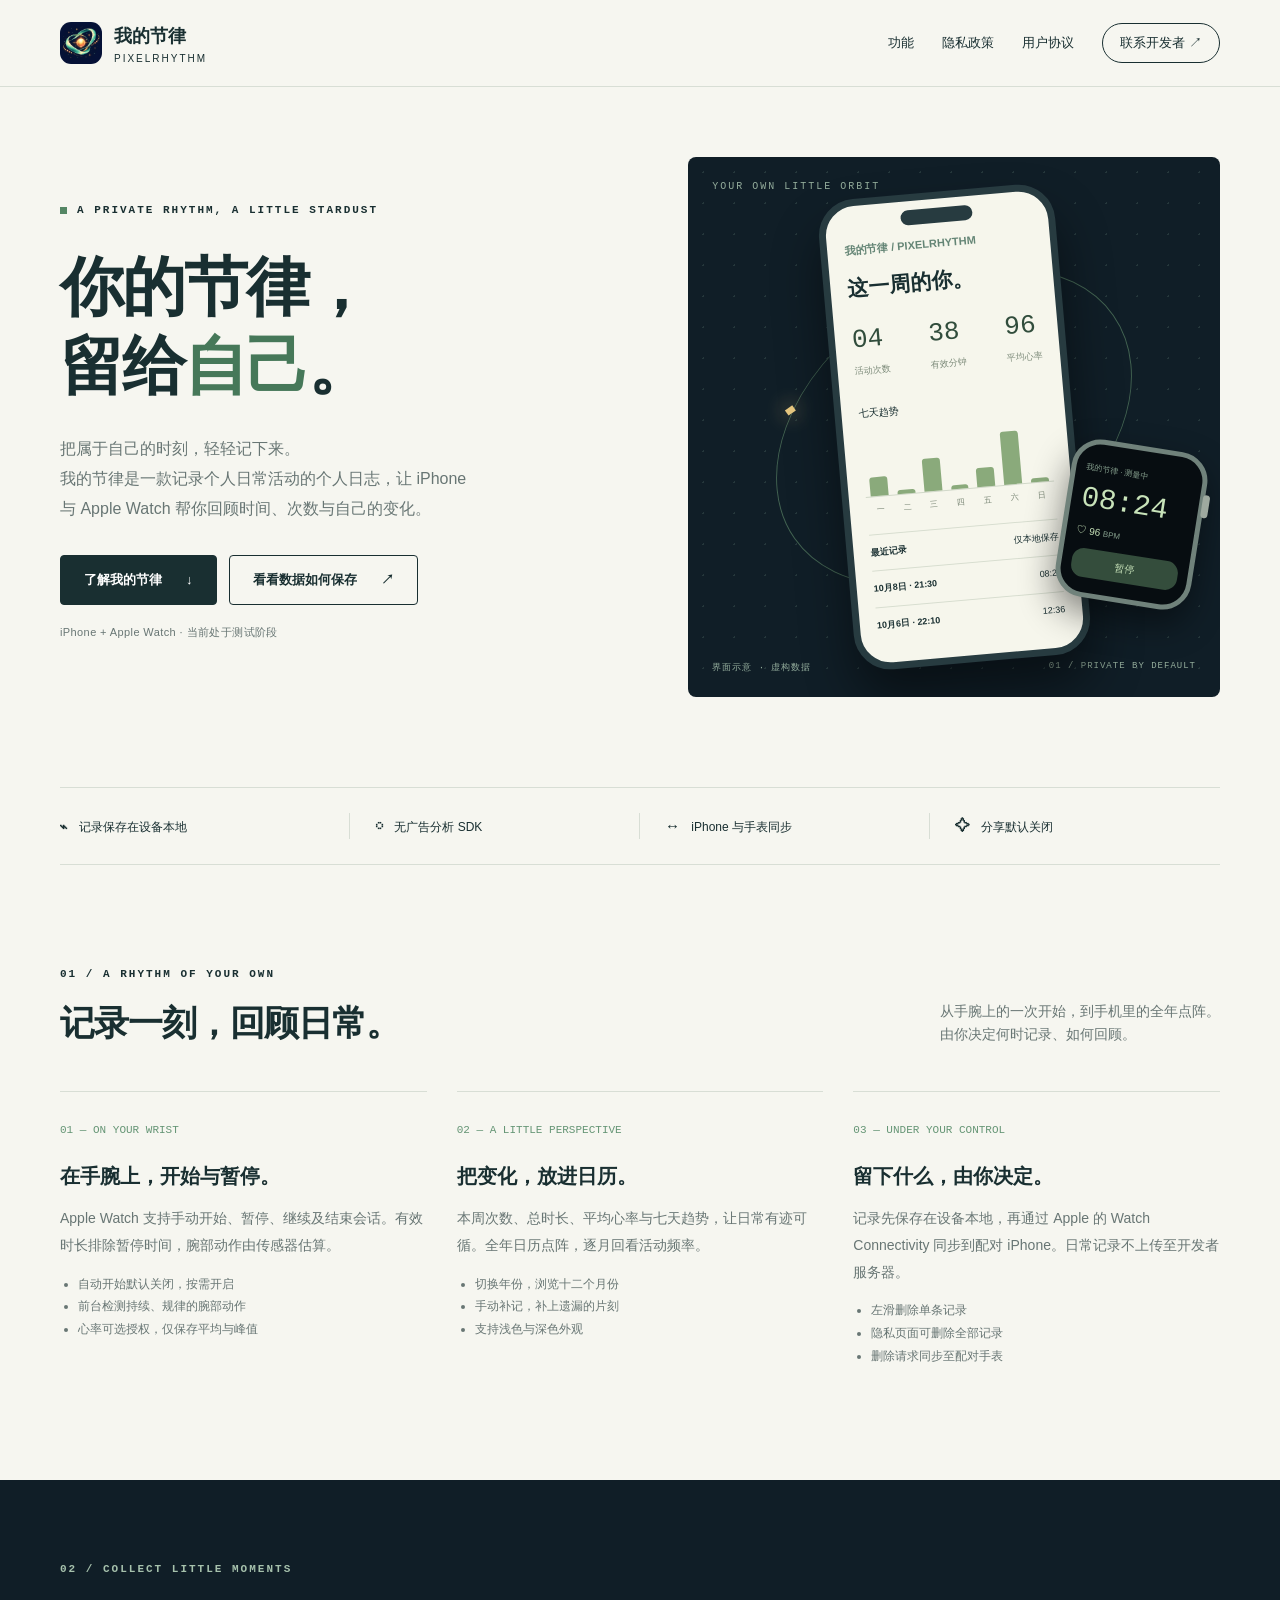
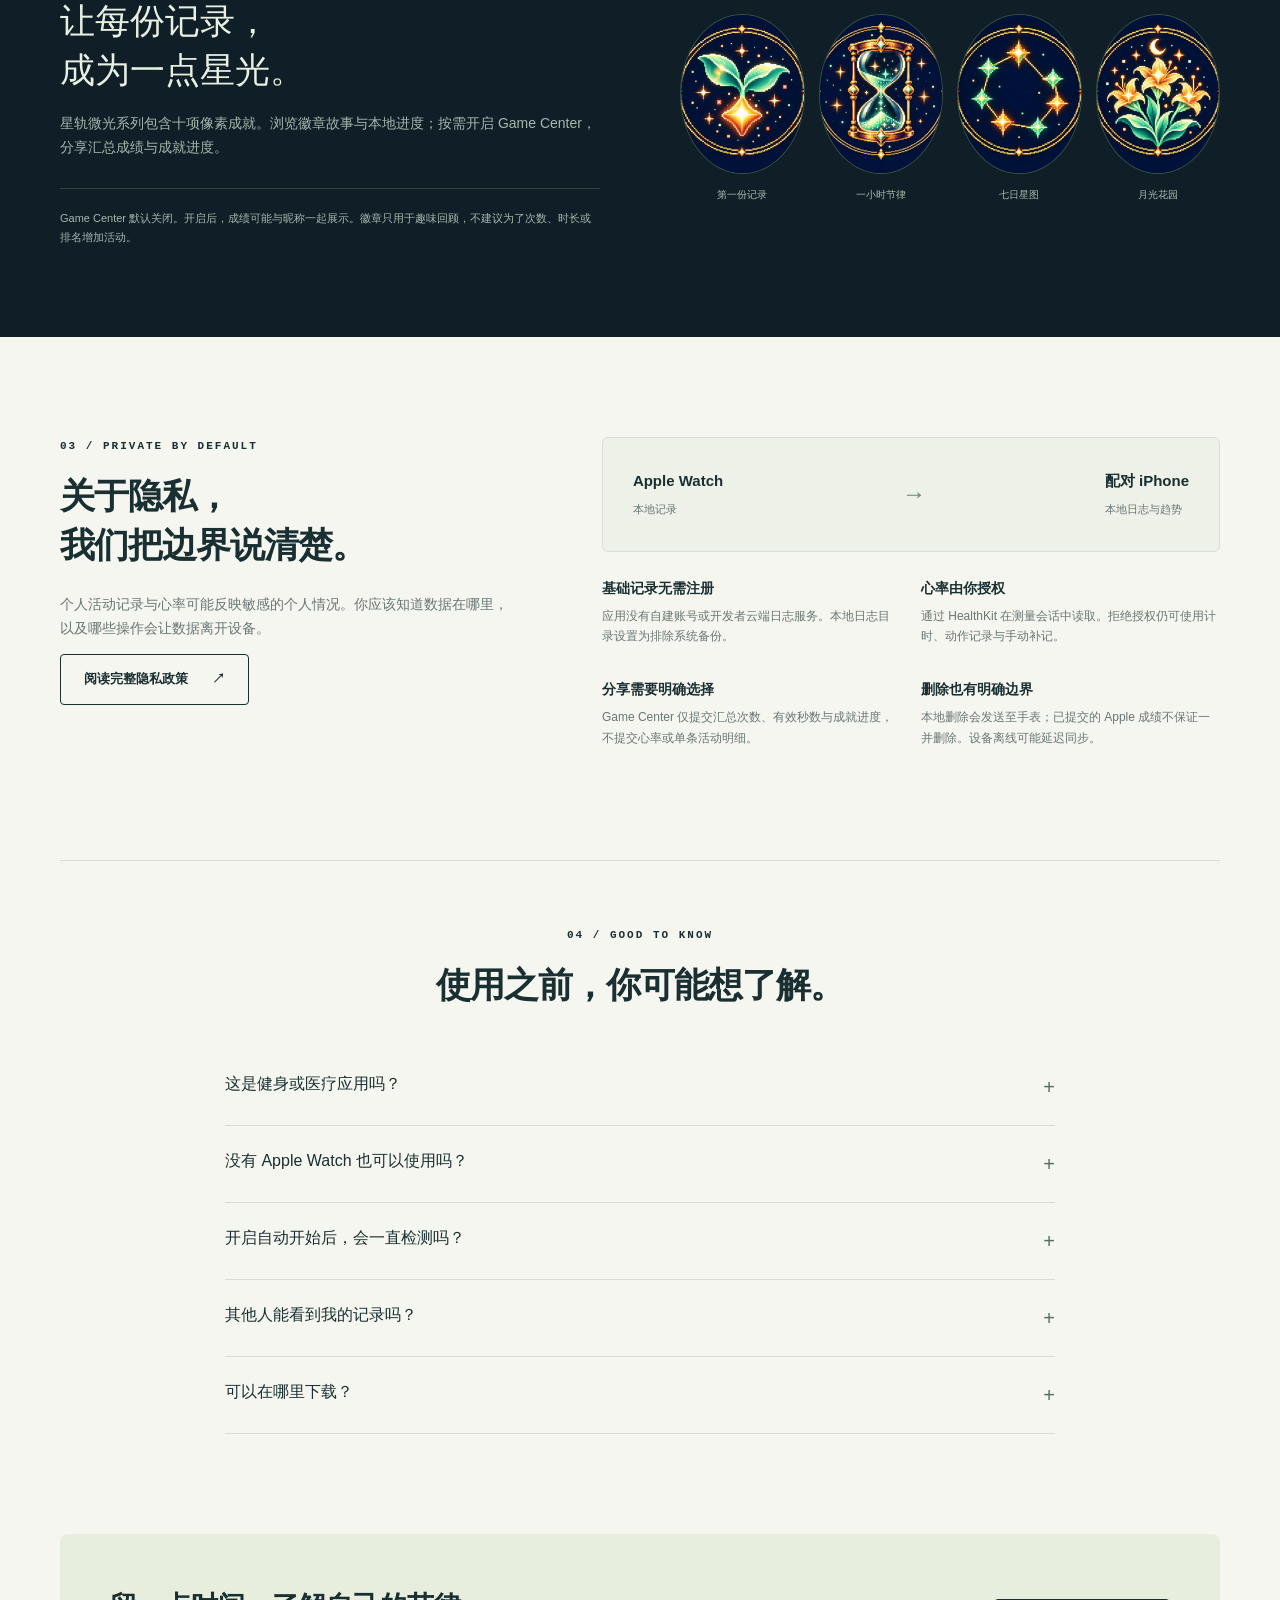
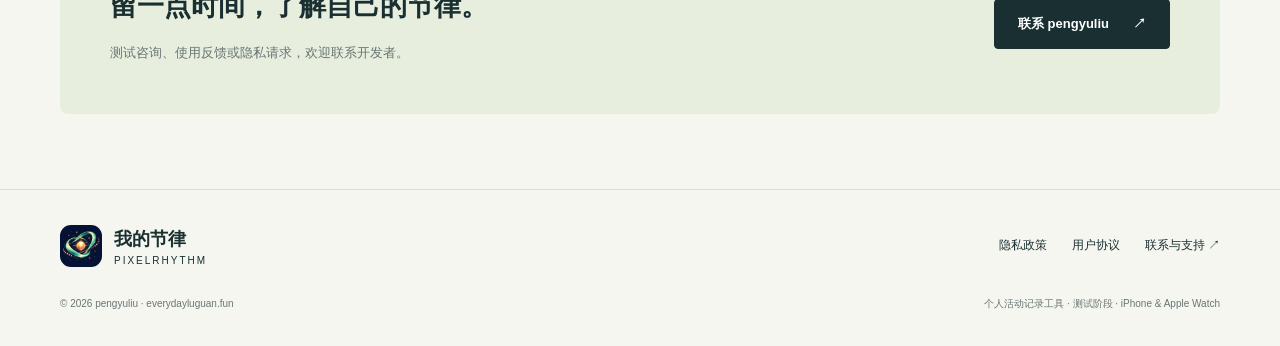
<file: index.html>
<!doctype html><html lang="zh-CN"><head><meta charset="utf-8"><meta name="viewport" content="width=device-width, initial-scale=1"><title>你的节律，留给自己 · 我的节律 PixelRhythm</title><meta name="description" content="我的节律 PixelRhythm 是用于记录个人日常活动的 iPhone 与 Apple Watch 日志。了解本地记录、可选心率、趋势、Game Center 与隐私控制。"><meta name="theme-color" content="#101e27"><link rel="canonical" href="https://everydayluguan.fun/"><meta property="og:type" content="website"><meta property="og:title" content="你的节律，留给自己 · 我的节律"><meta property="og:description" content="我的节律 PixelRhythm 是用于记录个人日常活动的 iPhone 与 Apple Watch 日志。了解本地记录、可选心率、趋势、Game Center 与隐私控制。"><meta property="og:url" content="https://everydayluguan.fun/"><link rel="icon" type="image/svg+xml" href="data:image/svg+xml,%3Csvg xmlns=%22http://www.w3.org/2000/svg%22 viewBox=%220 0 32 32%22%3E%3Crect width=%2232%22 height=%2232%22 rx=%227%22 fill=%22%23101e27%22/%3E%3Cpath d=%22M14 6h4v8h8v4h-8v8h-4v-8H6v-4h8z%22 fill=%22%23b7efcc%22/%3E%3C/svg%3E"><link rel="stylesheet" href="/styles.css"></head><body><a class="skip" href="#main">跳到主要内容</a><header class="header"><nav class="wrap nav" aria-label="主导航"><a class="brand" href="/"><img src="/app-icon.png" width="42" height="42" alt="我的节律图标"><span>我的节律<small>PIXELRHYTHM</small></span></a><div class="navlinks"><a class="desktop-link" href="/#features">功能</a><a href="/privacy">隐私政策</a><a href="/terms">用户协议</a><a class="contact" href="mailto:3147416729@qq.com">联系开发者 ↗</a></div></nav></header><main id="main"><div class="wrap"><section class="hero"><div><div class="eyebrow"><span class="dot"></span> A PRIVATE RHYTHM, A LITTLE STARDUST</div><h1>你的节律，<br>留给<em>自己</em>。</h1><p class="lead">把属于自己的时刻，轻轻记下来。<br>我的节律是一款记录个人日常活动的个人日志，让 iPhone 与 Apple Watch 帮你回顾时间、次数与自己的变化。</p><div class="actions"><a class="btn" href="#features">了解我的节律 <span>↓</span></a><a class="btn secondary" href="/privacy">看看数据如何保存 <span>↗</span></a></div><p class="status">iPhone + Apple Watch · 当前处于测试阶段</p></div><div class="hero-art" role="img" aria-label="iPhone 与 Apple Watch 功能界面示意，所有数值均为虚构示例"><span class="art-label">YOUR OWN LITTLE ORBIT</span><div class="orbit"></div><div class="phone"><div class="phone-label">我的节律 / PIXELRHYTHM</div><h3>这一周的你。</h3><div class="metrics"><div><strong>04</strong><small>活动次数</small></div><div><strong>38</strong><small>有效分钟</small></div><div><strong>96</strong><small>平均心率</small></div></div><div class="mini-title">七天趋势</div><div class="chart"><i style="height:28%"></i><i style="height:5%"></i><i style="height:48%"></i><i style="height:5%"></i><i style="height:28%"></i><i style="height:78%"></i><i style="height:5%"></i></div><div class="week"><span>一</span><span>二</span><span>三</span><span>四</span><span>五</span><span>六</span><span>日</span></div><div class="mock-record"><b>最近记录</b><span>仅本地保存</span></div><div class="mock-record"><b>10月8日 · 21:30</b><span>08:24</span></div><div class="mock-record"><b>10月6日 · 22:10</b><span>12:36</span></div></div><div class="watch"><span>我的节律 · 测量中</span><time>08:24</time><div>♡ 96 <span>BPM</span></div><div class="watch-button">暂停</div></div><div class="art-foot"><span>界面示意 · 虚构数据</span><span>01 / PRIVATE BY DEFAULT</span></div></div></section><div class="ribbon"><span><b>⌁</b> 记录保存在设备本地</span><span><b>◌</b> 无广告分析 SDK</span><span><b>↔</b> iPhone 与手表同步</span><span><b>✧</b> 分享默认关闭</span></div><section class="section" id="features"><div class="section-head"><div><div class="eyebrow">01 / A RHYTHM OF YOUR OWN</div><h2>记录一刻，回顾日常。</h2></div><p>从手腕上的一次开始，到手机里的全年点阵。<br>由你决定何时记录、如何回顾。</p></div><div class="features"><article class="feature"><span class="number">01 — ON YOUR WRIST</span><h3>在手腕上，开始与暂停。</h3><p>Apple Watch 支持手动开始、暂停、继续及结束会话。有效时长排除暂停时间，腕部动作由传感器估算。</p><ul><li>自动开始默认关闭，按需开启</li><li>前台检测持续、规律的腕部动作</li><li>心率可选授权，仅保存平均与峰值</li></ul></article><article class="feature"><span class="number">02 — A LITTLE PERSPECTIVE</span><h3>把变化，放进日历。</h3><p>本周次数、总时长、平均心率与七天趋势，让日常有迹可循。全年日历点阵，逐月回看活动频率。</p><ul><li>切换年份，浏览十二个月份</li><li>手动补记，补上遗漏的片刻</li><li>支持浅色与深色外观</li></ul></article><article class="feature"><span class="number">03 — UNDER YOUR CONTROL</span><h3>留下什么，由你决定。</h3><p>记录先保存在设备本地，再通过 Apple 的 Watch Connectivity 同步到配对 iPhone。日常记录不上传至开发者服务器。</p><ul><li>左滑删除单条记录</li><li>隐私页面可删除全部记录</li><li>删除请求同步至配对手表</li></ul></article></div></section></div><section class="badge-section"><div class="wrap badge-layout"><div><div class="eyebrow">02 / COLLECT LITTLE MOMENTS</div><h2>让每份记录，<br>成为一点星光。</h2><p>星轨微光系列包含十项像素成就。浏览徽章故事与本地进度；按需开启 Game Center，分享汇总成绩与成就进度。</p><p class="small-note">Game Center 默认关闭。开启后，成绩可能与昵称一起展示。徽章只用于趣味回顾，不建议为了次数、时长或排名增加活动。</p></div><div class="badge-grid"><figure><img src="/first.png" alt="第一份记录像素徽章" width="160" height="160" loading="lazy"><figcaption>第一份记录</figcaption></figure><figure><img src="/hour.png" alt="一小时节律像素徽章" width="160" height="160" loading="lazy"><figcaption>一小时节律</figcaption></figure><figure><img src="/sevendays.png" alt="七日星图像素徽章" width="160" height="160" loading="lazy"><figcaption>七日星图</figcaption></figure><figure><img src="/thirtydays.png" alt="月光花园像素徽章" width="160" height="160" loading="lazy"><figcaption>月光花园</figcaption></figure></div></div></section><div class="wrap"><section class="section" id="privacy"><div class="privacy-grid"><div><div class="eyebrow">03 / PRIVATE BY DEFAULT</div><h2>关于隐私，<br>我们把边界说清楚。</h2><p style="margin-top:24px">个人活动记录与心率可能反映敏感的个人情况。你应该知道数据在哪里，以及哪些操作会让数据离开设备。</p><a class="btn secondary" href="/privacy">阅读完整隐私政策 <span>↗</span></a></div><div><div class="flow"><div><strong>Apple Watch</strong><small>本地记录</small></div><span class="arrow">→</span><div><strong>配对 iPhone</strong><small>本地日志与趋势</small></div></div><div class="privacy-points"><article><h3>基础记录无需注册</h3><p>应用没有自建账号或开发者云端日志服务。本地日志目录设置为排除系统备份。</p></article><article><h3>心率由你授权</h3><p>通过 HealthKit 在测量会话中读取。拒绝授权仍可使用计时、动作记录与手动补记。</p></article><article><h3>分享需要明确选择</h3><p>Game Center 仅提交汇总次数、有效秒数与成就进度，不提交心率或单条活动明细。</p></article><article><h3>删除也有明确边界</h3><p>本地删除会发送至手表；已提交的 Apple 成绩不保证一并删除。设备离线可能延迟同步。</p></article></div></div></div></section><section class="section" style="border-top:1px solid var(--line);padding-top:65px" id="faq"><div class="center"><div class="eyebrow" style="justify-content:center">04 / GOOD TO KNOW</div><h2>使用之前，你可能想了解。</h2></div><div class="faq"><details><summary>这是健身或医疗应用吗？</summary><p>我的节律用于记录个人日常活动。腕部动作估算不能识别具体行为，心率与时长不能用于诊断、健康评估、生育判断或关系判断。请按自己的感受使用，不以排行榜或徽章设定活动目标。</p></details><details><summary>没有 Apple Watch 也可以使用吗？</summary><p>iPhone 支持手动补记和趋势查看。传感器动作估算、自动开始和会话心率测量需要兼容的 Apple Watch，以及相应系统能力和授权。</p></details><details><summary>开启自动开始后，会一直检测吗？</summary><p>自动开始默认关闭。开启后，待检测仅在手表 App 前台进行，满足持续规律动作条件时开始记录；待检测阶段不保存活动、不读取心率。走路或刷牙等动作也可能误触发。已开始的会话需要你主动结束。</p></details><details><summary>其他人能看到我的记录吗？</summary><p>基础记录保存在你的设备上。能访问已解锁设备的人可能看到内容。Game Center 分享默认关闭，开启后汇总成绩可能与昵称公开展示；汇总数据仍可能让别人推测活动情况。</p></details><details><summary>可以在哪里下载？</summary><p>应用当前处于测试阶段，尚未公布公开 App Store 或 TestFlight 邀请链接。可通过 3147416729@qq.com 联系开发者了解测试情况。以 Apple 实际提供的版本和兼容要求为准。</p></details></div></section><section class="closing"><div><h2>留一点时间，了解自己的节律。</h2><p>测试咨询、使用反馈或隐私请求，欢迎联系开发者。</p></div><a class="btn" href="mailto:3147416729@qq.com">联系 pengyuliu <span>↗</span></a></section></div></main><footer class="footer"><div class="wrap"><div class="footer-top"><a class="brand" href="/"><img src="/app-icon.png" alt="" width="42" height="42"><span>我的节律<small>PIXELRHYTHM</small></span></a><div class="footer-links"><a href="/privacy">隐私政策</a><a href="/terms">用户协议</a><a href="mailto:3147416729@qq.com">联系与支持 ↗</a></div></div><div class="footer-bottom"><span>© 2026 pengyuliu · everydayluguan.fun</span><span>个人活动记录工具 · 测试阶段 · iPhone & Apple Watch</span></div></div></footer></body></html>
</file>
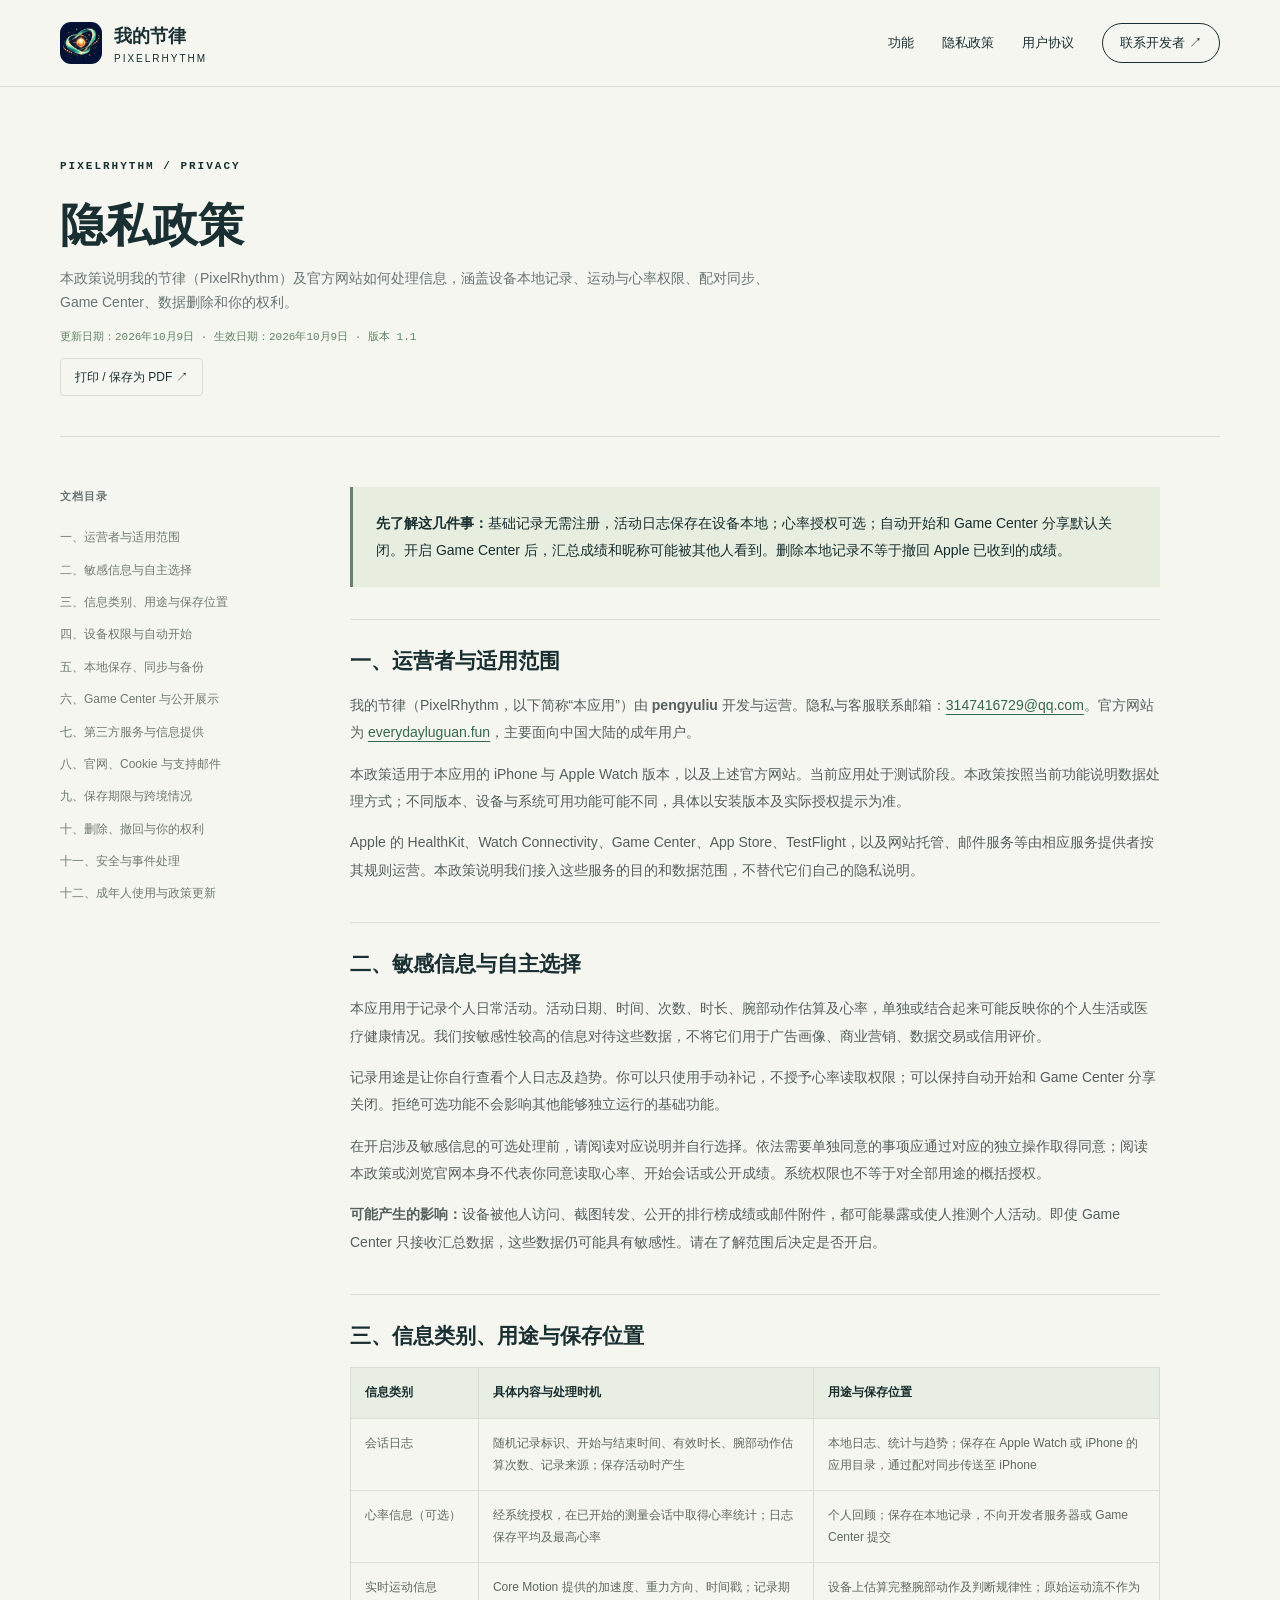
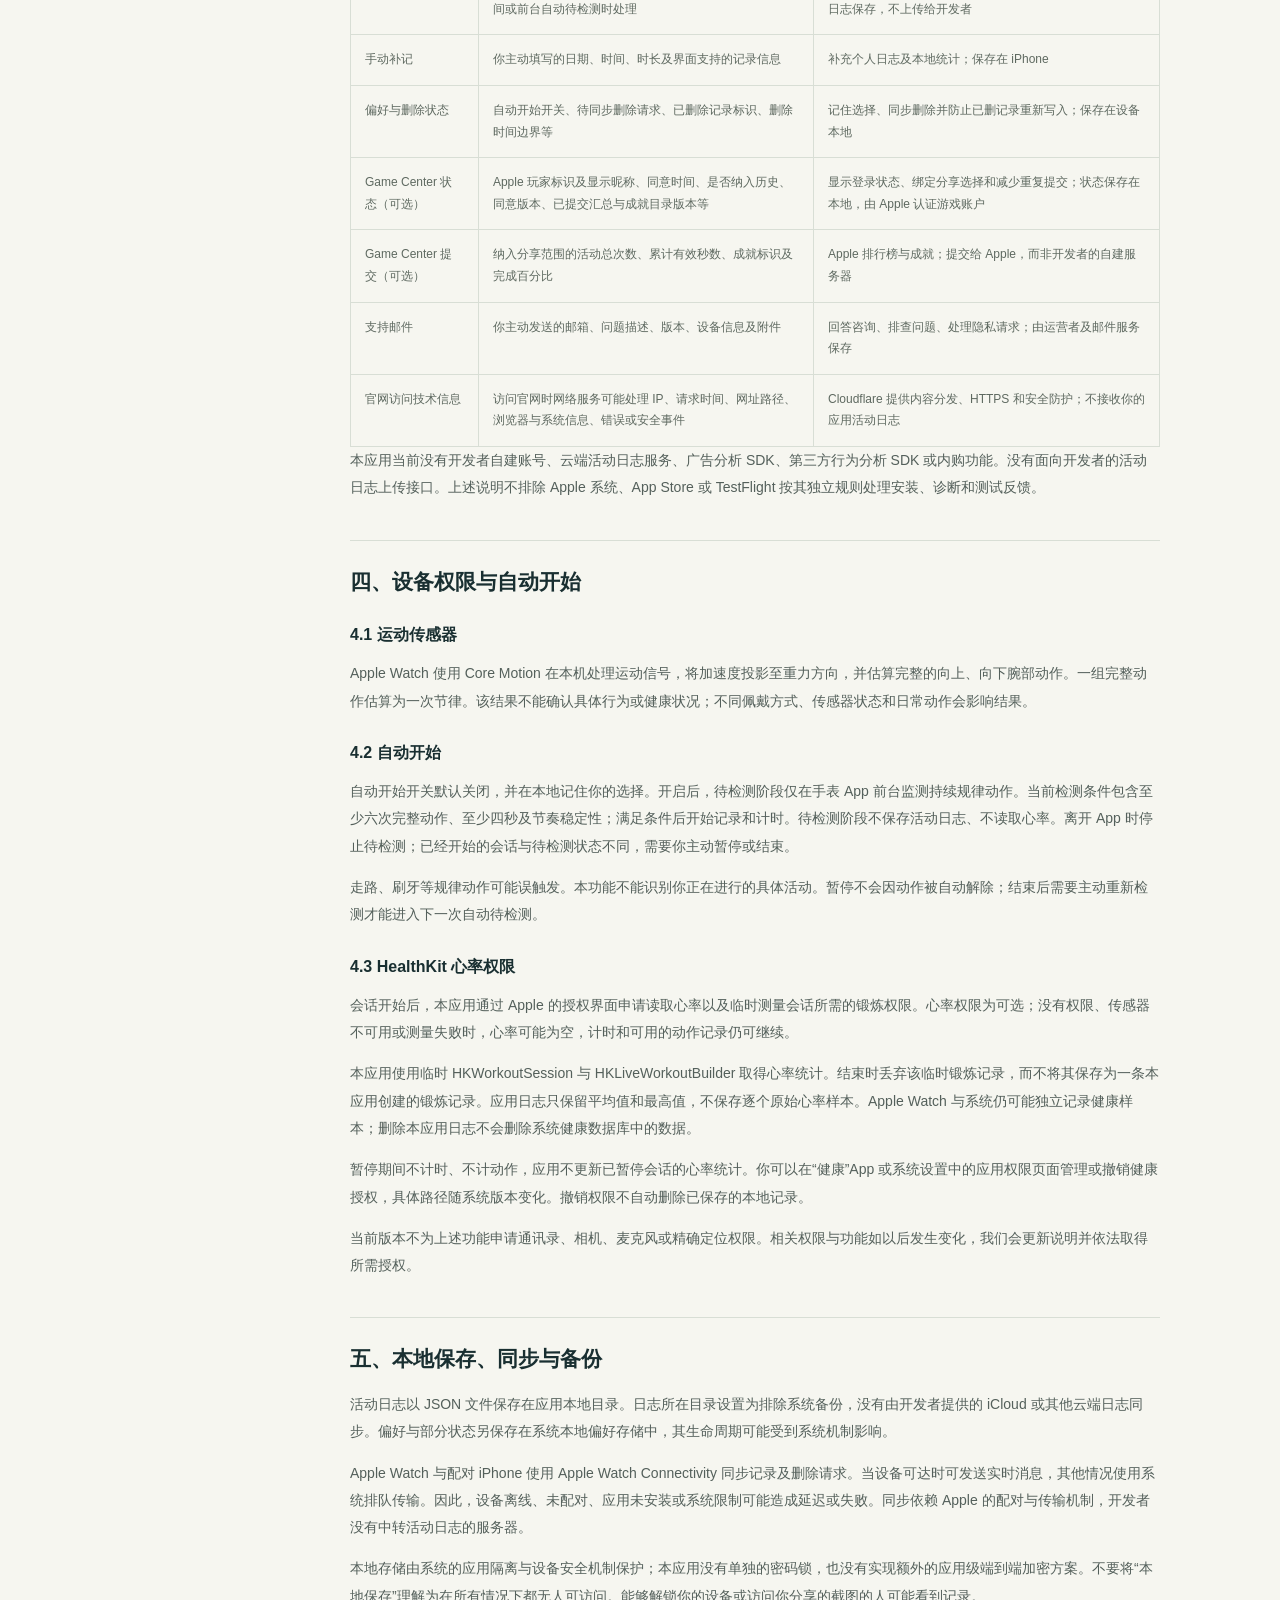
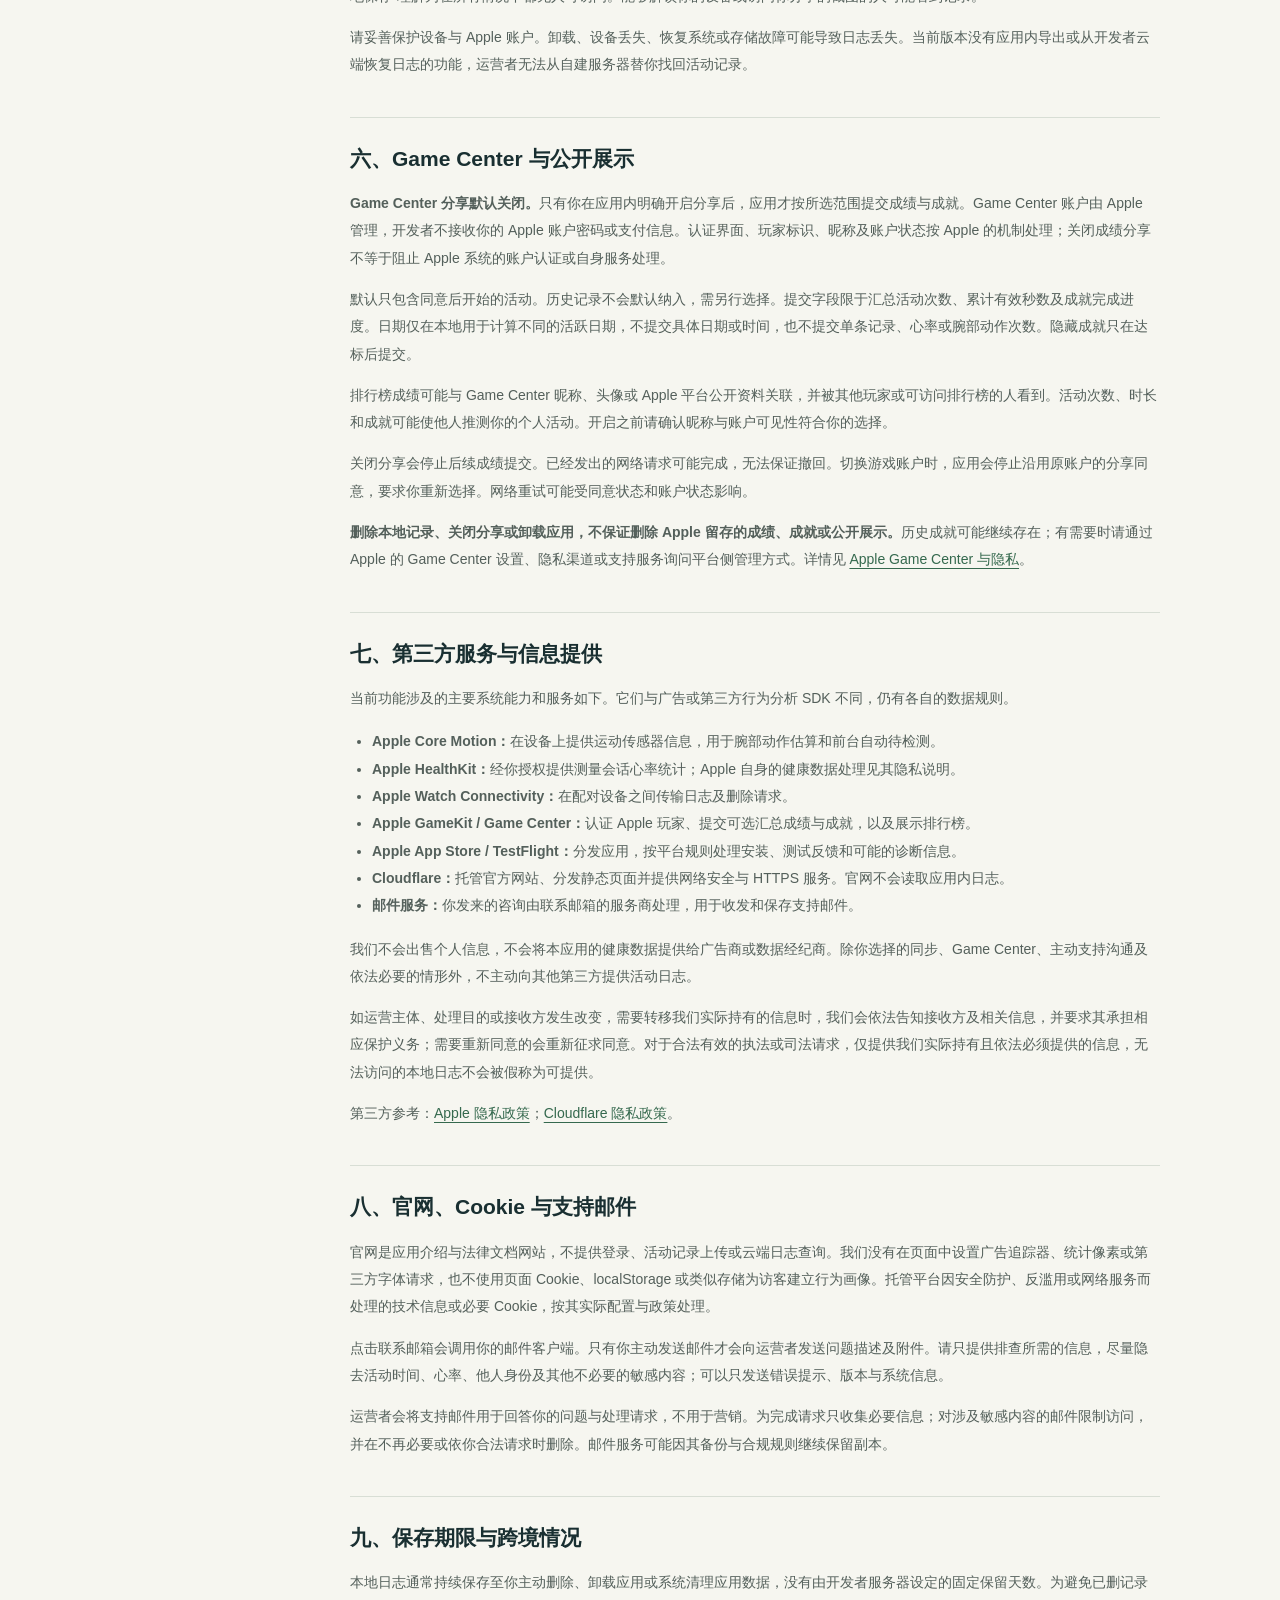
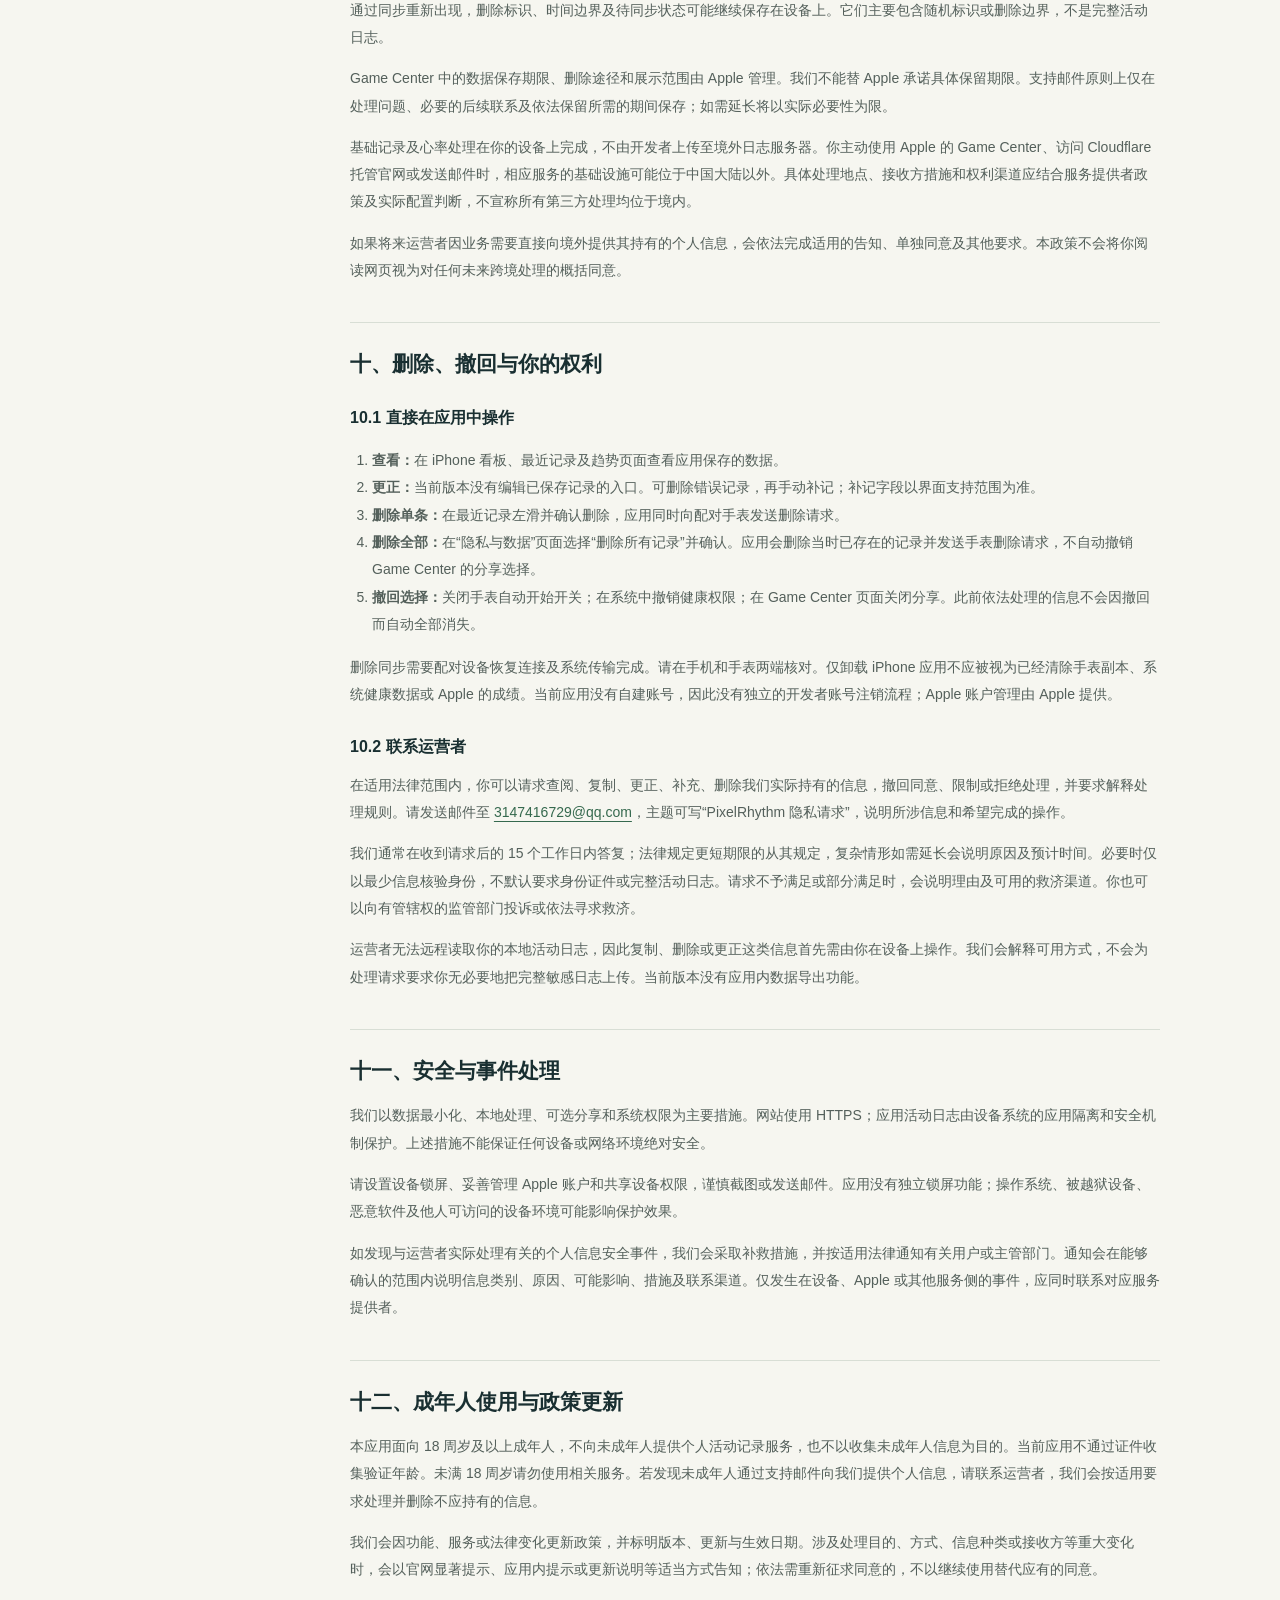
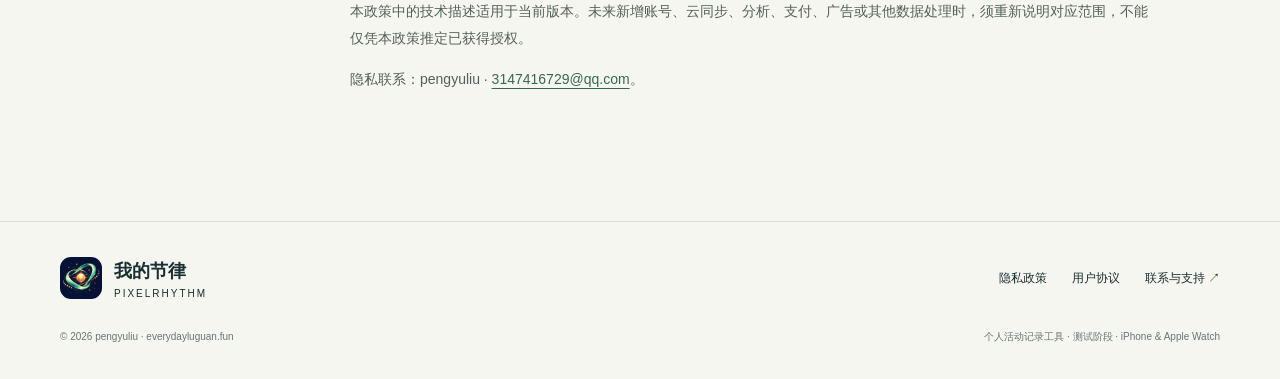
<file: privacy.html>
<!doctype html><html lang="zh-CN"><head><meta charset="utf-8"><meta name="viewport" content="width=device-width, initial-scale=1"><title>隐私政策 · 我的节律 PixelRhythm</title><meta name="description" content="本政策说明我的节律（PixelRhythm）及官方网站如何处理信息，涵盖设备本地记录、运动与心率权限、配对同步、Game Center、数据删除和你的权利。"><meta name="theme-color" content="#101e27"><link rel="canonical" href="https://everydayluguan.fun/privacy"><meta property="og:type" content="website"><meta property="og:title" content="隐私政策 · 我的节律"><meta property="og:description" content="本政策说明我的节律（PixelRhythm）及官方网站如何处理信息，涵盖设备本地记录、运动与心率权限、配对同步、Game Center、数据删除和你的权利。"><meta property="og:url" content="https://everydayluguan.fun/privacy"><link rel="icon" type="image/svg+xml" href="data:image/svg+xml,%3Csvg xmlns=%22http://www.w3.org/2000/svg%22 viewBox=%220 0 32 32%22%3E%3Crect width=%2232%22 height=%2232%22 rx=%227%22 fill=%22%23101e27%22/%3E%3Cpath d=%22M14 6h4v8h8v4h-8v8h-4v-8H6v-4h8z%22 fill=%22%23b7efcc%22/%3E%3C/svg%3E"><link rel="stylesheet" href="/styles.css"></head><body><a class="skip" href="#main">跳到主要内容</a><header class="header"><nav class="wrap nav" aria-label="主导航"><a class="brand" href="/"><img src="/app-icon.png" width="42" height="42" alt="我的节律图标"><span>我的节律<small>PIXELRHYTHM</small></span></a><div class="navlinks"><a class="desktop-link" href="/#features">功能</a><a href="/privacy">隐私政策</a><a href="/terms">用户协议</a><a class="contact" href="mailto:3147416729@qq.com">联系开发者 ↗</a></div></nav></header><main id="main"><div class="wrap"><div class="legal-hero"><div class="eyebrow">PIXELRHYTHM / PRIVACY</div><h1>隐私政策</h1><p>本政策说明我的节律（PixelRhythm）及官方网站如何处理信息，涵盖设备本地记录、运动与心率权限、配对同步、Game Center、数据删除和你的权利。</p><div class="legal-meta">更新日期：2026年10月9日 · 生效日期：2026年10月9日 · 版本 1.1</div><button class="print" type="button" id="print-document">打印 / 保存为 PDF ↗</button></div><div class="legal-layout"><aside class="toc" aria-label="文档目录"><strong>文档目录</strong><a href="#s1">一、运营者与适用范围</a><a href="#s2">二、敏感信息与自主选择</a><a href="#s3">三、信息类别、用途与保存位置</a><a href="#s4">四、设备权限与自动开始</a><a href="#s5">五、本地保存、同步与备份</a><a href="#s6">六、Game Center 与公开展示</a><a href="#s7">七、第三方服务与信息提供</a><a href="#s8">八、官网、Cookie 与支持邮件</a><a href="#s9">九、保存期限与跨境情况</a><a href="#s10">十、删除、撤回与你的权利</a><a href="#s11">十一、安全与事件处理</a><a href="#s12">十二、成年人使用与政策更新</a></aside><article class="legal-content"><div class="callout"><strong>先了解这几件事：</strong>基础记录无需注册，活动日志保存在设备本地；心率授权可选；自动开始和 Game Center 分享默认关闭。开启 Game Center 后，汇总成绩和昵称可能被其他人看到。删除本地记录不等于撤回 Apple 已收到的成绩。</div><section id="s1"><h2>一、运营者与适用范围</h2><p>我的节律（PixelRhythm，以下简称“本应用”）由 <strong>pengyuliu</strong> 开发与运营。隐私与客服联系邮箱：<a href="mailto:3147416729@qq.com">3147416729@qq.com</a>。官方网站为 <a href="https://everydayluguan.fun">everydayluguan.fun</a>，主要面向中国大陆的成年用户。</p><p>本政策适用于本应用的 iPhone 与 Apple Watch 版本，以及上述官方网站。当前应用处于测试阶段。本政策按照当前功能说明数据处理方式；不同版本、设备与系统可用功能可能不同，具体以安装版本及实际授权提示为准。</p><p>Apple 的 HealthKit、Watch Connectivity、Game Center、App Store、TestFlight，以及网站托管、邮件服务等由相应服务提供者按其规则运营。本政策说明我们接入这些服务的目的和数据范围，不替代它们自己的隐私说明。</p></section><section id="s2"><h2>二、敏感信息与自主选择</h2><p>本应用用于记录个人日常活动。活动日期、时间、次数、时长、腕部动作估算及心率，单独或结合起来可能反映你的个人生活或医疗健康情况。我们按敏感性较高的信息对待这些数据，不将它们用于广告画像、商业营销、数据交易或信用评价。</p><p>记录用途是让你自行查看个人日志及趋势。你可以只使用手动补记，不授予心率读取权限；可以保持自动开始和 Game Center 分享关闭。拒绝可选功能不会影响其他能够独立运行的基础功能。</p><p>在开启涉及敏感信息的可选处理前，请阅读对应说明并自行选择。依法需要单独同意的事项应通过对应的独立操作取得同意；阅读本政策或浏览官网本身不代表你同意读取心率、开始会话或公开成绩。系统权限也不等于对全部用途的概括授权。</p><p><strong>可能产生的影响：</strong>设备被他人访问、截图转发、公开的排行榜成绩或邮件附件，都可能暴露或使人推测个人活动。即使 Game Center 只接收汇总数据，这些数据仍可能具有敏感性。请在了解范围后决定是否开启。</p></section><section id="s3"><h2>三、信息类别、用途与保存位置</h2><div class="table-scroll"><table><thead><tr><th>信息类别</th><th>具体内容与处理时机</th><th>用途与保存位置</th></tr></thead><tbody><tr><td>会话日志</td><td>随机记录标识、开始与结束时间、有效时长、腕部动作估算次数、记录来源；保存活动时产生</td><td>本地日志、统计与趋势；保存在 Apple Watch 或 iPhone 的应用目录，通过配对同步传送至 iPhone</td></tr><tr><td>心率信息（可选）</td><td>经系统授权，在已开始的测量会话中取得心率统计；日志保存平均及最高心率</td><td>个人回顾；保存在本地记录，不向开发者服务器或 Game Center 提交</td></tr><tr><td>实时运动信息</td><td>Core Motion 提供的加速度、重力方向、时间戳；记录期间或前台自动待检测时处理</td><td>设备上估算完整腕部动作及判断规律性；原始运动流不作为日志保存，不上传给开发者</td></tr><tr><td>手动补记</td><td>你主动填写的日期、时间、时长及界面支持的记录信息</td><td>补充个人日志及本地统计；保存在 iPhone</td></tr><tr><td>偏好与删除状态</td><td>自动开始开关、待同步删除请求、已删除记录标识、删除时间边界等</td><td>记住选择、同步删除并防止已删记录重新写入；保存在设备本地</td></tr><tr><td>Game Center 状态（可选）</td><td>Apple 玩家标识及显示昵称、同意时间、是否纳入历史、同意版本、已提交汇总与成就目录版本等</td><td>显示登录状态、绑定分享选择和减少重复提交；状态保存在本地，由 Apple 认证游戏账户</td></tr><tr><td>Game Center 提交（可选）</td><td>纳入分享范围的活动总次数、累计有效秒数、成就标识及完成百分比</td><td>Apple 排行榜与成就；提交给 Apple，而非开发者的自建服务器</td></tr><tr><td>支持邮件</td><td>你主动发送的邮箱、问题描述、版本、设备信息及附件</td><td>回答咨询、排查问题、处理隐私请求；由运营者及邮件服务保存</td></tr><tr><td>官网访问技术信息</td><td>访问官网时网络服务可能处理 IP、请求时间、网址路径、浏览器与系统信息、错误或安全事件</td><td>Cloudflare 提供内容分发、HTTPS 和安全防护；不接收你的应用活动日志</td></tr></tbody></table></div><p>本应用当前没有开发者自建账号、云端活动日志服务、广告分析 SDK、第三方行为分析 SDK 或内购功能。没有面向开发者的活动日志上传接口。上述说明不排除 Apple 系统、App Store 或 TestFlight 按其独立规则处理安装、诊断和测试反馈。</p></section><section id="s4"><h2>四、设备权限与自动开始</h2><h3>4.1 运动传感器</h3><p>Apple Watch 使用 Core Motion 在本机处理运动信号，将加速度投影至重力方向，并估算完整的向上、向下腕部动作。一组完整动作估算为一次节律。该结果不能确认具体行为或健康状况；不同佩戴方式、传感器状态和日常动作会影响结果。</p><h3>4.2 自动开始</h3><p>自动开始开关默认关闭，并在本地记住你的选择。开启后，待检测阶段仅在手表 App 前台监测持续规律动作。当前检测条件包含至少六次完整动作、至少四秒及节奏稳定性；满足条件后开始记录和计时。待检测阶段不保存活动日志、不读取心率。离开 App 时停止待检测；已经开始的会话与待检测状态不同，需要你主动暂停或结束。</p><p>走路、刷牙等规律动作可能误触发。本功能不能识别你正在进行的具体活动。暂停不会因动作被自动解除；结束后需要主动重新检测才能进入下一次自动待检测。</p><h3>4.3 HealthKit 心率权限</h3><p>会话开始后，本应用通过 Apple 的授权界面申请读取心率以及临时测量会话所需的锻炼权限。心率权限为可选；没有权限、传感器不可用或测量失败时，心率可能为空，计时和可用的动作记录仍可继续。</p><p>本应用使用临时 HKWorkoutSession 与 HKLiveWorkoutBuilder 取得心率统计。结束时丢弃该临时锻炼记录，而不将其保存为一条本应用创建的锻炼记录。应用日志只保留平均值和最高值，不保存逐个原始心率样本。Apple Watch 与系统仍可能独立记录健康样本；删除本应用日志不会删除系统健康数据库中的数据。</p><p>暂停期间不计时、不计动作，应用不更新已暂停会话的心率统计。你可以在“健康”App 或系统设置中的应用权限页面管理或撤销健康授权，具体路径随系统版本变化。撤销权限不自动删除已保存的本地记录。</p><p>当前版本不为上述功能申请通讯录、相机、麦克风或精确定位权限。相关权限与功能如以后发生变化，我们会更新说明并依法取得所需授权。</p></section><section id="s5"><h2>五、本地保存、同步与备份</h2><p>活动日志以 JSON 文件保存在应用本地目录。日志所在目录设置为排除系统备份，没有由开发者提供的 iCloud 或其他云端日志同步。偏好与部分状态另保存在系统本地偏好存储中，其生命周期可能受到系统机制影响。</p><p>Apple Watch 与配对 iPhone 使用 Apple Watch Connectivity 同步记录及删除请求。当设备可达时可发送实时消息，其他情况使用系统排队传输。因此，设备离线、未配对、应用未安装或系统限制可能造成延迟或失败。同步依赖 Apple 的配对与传输机制，开发者没有中转活动日志的服务器。</p><p>本地存储由系统的应用隔离与设备安全机制保护；本应用没有单独的密码锁，也没有实现额外的应用级端到端加密方案。不要将“本地保存”理解为在所有情况下都无人可访问。能够解锁你的设备或访问你分享的截图的人可能看到记录。</p><p>请妥善保护设备与 Apple 账户。卸载、设备丢失、恢复系统或存储故障可能导致日志丢失。当前版本没有应用内导出或从开发者云端恢复日志的功能，运营者无法从自建服务器替你找回活动记录。</p></section><section id="s6"><h2>六、Game Center 与公开展示</h2><p><strong>Game Center 分享默认关闭。</strong>只有你在应用内明确开启分享后，应用才按所选范围提交成绩与成就。Game Center 账户由 Apple 管理，开发者不接收你的 Apple 账户密码或支付信息。认证界面、玩家标识、昵称及账户状态按 Apple 的机制处理；关闭成绩分享不等于阻止 Apple 系统的账户认证或自身服务处理。</p><p>默认只包含同意后开始的活动。历史记录不会默认纳入，需另行选择。提交字段限于汇总活动次数、累计有效秒数及成就完成进度。日期仅在本地用于计算不同的活跃日期，不提交具体日期或时间，也不提交单条记录、心率或腕部动作次数。隐藏成就只在达标后提交。</p><p>排行榜成绩可能与 Game Center 昵称、头像或 Apple 平台公开资料关联，并被其他玩家或可访问排行榜的人看到。活动次数、时长和成就可能使他人推测你的个人活动。开启之前请确认昵称与账户可见性符合你的选择。</p><p>关闭分享会停止后续成绩提交。已经发出的网络请求可能完成，无法保证撤回。切换游戏账户时，应用会停止沿用原账户的分享同意，要求你重新选择。网络重试可能受同意状态和账户状态影响。</p><p><strong>删除本地记录、关闭分享或卸载应用，不保证删除 Apple 留存的成绩、成就或公开展示。</strong>历史成就可能继续存在；有需要时请通过 Apple 的 Game Center 设置、隐私渠道或支持服务询问平台侧管理方式。详情见 <a href="https://www.apple.com/legal/privacydata/en/game-center/" target="_blank" rel="noopener noreferrer">Apple Game Center 与隐私</a>。</p></section><section id="s7"><h2>七、第三方服务与信息提供</h2><p>当前功能涉及的主要系统能力和服务如下。它们与广告或第三方行为分析 SDK 不同，仍有各自的数据规则。</p><ul><li><strong>Apple Core Motion：</strong>在设备上提供运动传感器信息，用于腕部动作估算和前台自动待检测。</li><li><strong>Apple HealthKit：</strong>经你授权提供测量会话心率统计；Apple 自身的健康数据处理见其隐私说明。</li><li><strong>Apple Watch Connectivity：</strong>在配对设备之间传输日志及删除请求。</li><li><strong>Apple GameKit / Game Center：</strong>认证 Apple 玩家、提交可选汇总成绩与成就，以及展示排行榜。</li><li><strong>Apple App Store / TestFlight：</strong>分发应用，按平台规则处理安装、测试反馈和可能的诊断信息。</li><li><strong>Cloudflare：</strong>托管官方网站、分发静态页面并提供网络安全与 HTTPS 服务。官网不会读取应用内日志。</li><li><strong>邮件服务：</strong>你发来的咨询由联系邮箱的服务商处理，用于收发和保存支持邮件。</li></ul><p>我们不会出售个人信息，不会将本应用的健康数据提供给广告商或数据经纪商。除你选择的同步、Game Center、主动支持沟通及依法必要的情形外，不主动向其他第三方提供活动日志。</p><p>如运营主体、处理目的或接收方发生改变，需要转移我们实际持有的信息时，我们会依法告知接收方及相关信息，并要求其承担相应保护义务；需要重新同意的会重新征求同意。对于合法有效的执法或司法请求，仅提供我们实际持有且依法必须提供的信息，无法访问的本地日志不会被假称为可提供。</p><p>第三方参考：<a href="https://www.apple.com/legal/privacy" target="_blank" rel="noopener noreferrer">Apple 隐私政策</a>；<a href="https://www.cloudflare.com/privacypolicy/" target="_blank" rel="noopener noreferrer">Cloudflare 隐私政策</a>。</p></section><section id="s8"><h2>八、官网、Cookie 与支持邮件</h2><p>官网是应用介绍与法律文档网站，不提供登录、活动记录上传或云端日志查询。我们没有在页面中设置广告追踪器、统计像素或第三方字体请求，也不使用页面 Cookie、localStorage 或类似存储为访客建立行为画像。托管平台因安全防护、反滥用或网络服务而处理的技术信息或必要 Cookie，按其实际配置与政策处理。</p><p>点击联系邮箱会调用你的邮件客户端。只有你主动发送邮件才会向运营者发送问题描述及附件。请只提供排查所需的信息，尽量隐去活动时间、心率、他人身份及其他不必要的敏感内容；可以只发送错误提示、版本与系统信息。</p><p>运营者会将支持邮件用于回答你的问题与处理请求，不用于营销。为完成请求只收集必要信息；对涉及敏感内容的邮件限制访问，并在不再必要或依你合法请求时删除。邮件服务可能因其备份与合规规则继续保留副本。</p></section><section id="s9"><h2>九、保存期限与跨境情况</h2><p>本地日志通常持续保存至你主动删除、卸载应用或系统清理应用数据，没有由开发者服务器设定的固定保留天数。为避免已删记录通过同步重新出现，删除标识、时间边界及待同步状态可能继续保存在设备上。它们主要包含随机标识或删除边界，不是完整活动日志。</p><p>Game Center 中的数据保存期限、删除途径和展示范围由 Apple 管理。我们不能替 Apple 承诺具体保留期限。支持邮件原则上仅在处理问题、必要的后续联系及依法保留所需的期间保存；如需延长将以实际必要性为限。</p><p>基础记录及心率处理在你的设备上完成，不由开发者上传至境外日志服务器。你主动使用 Apple 的 Game Center、访问 Cloudflare 托管官网或发送邮件时，相应服务的基础设施可能位于中国大陆以外。具体处理地点、接收方措施和权利渠道应结合服务提供者政策及实际配置判断，不宣称所有第三方处理均位于境内。</p><p>如果将来运营者因业务需要直接向境外提供其持有的个人信息，会依法完成适用的告知、单独同意及其他要求。本政策不会将你阅读网页视为对任何未来跨境处理的概括同意。</p></section><section id="s10"><h2>十、删除、撤回与你的权利</h2><h3>10.1 直接在应用中操作</h3><ol><li><strong>查看：</strong>在 iPhone 看板、最近记录及趋势页面查看应用保存的数据。</li><li><strong>更正：</strong>当前版本没有编辑已保存记录的入口。可删除错误记录，再手动补记；补记字段以界面支持范围为准。</li><li><strong>删除单条：</strong>在最近记录左滑并确认删除，应用同时向配对手表发送删除请求。</li><li><strong>删除全部：</strong>在“隐私与数据”页面选择“删除所有记录”并确认。应用会删除当时已存在的记录并发送手表删除请求，不自动撤销 Game Center 的分享选择。</li><li><strong>撤回选择：</strong>关闭手表自动开始开关；在系统中撤销健康权限；在 Game Center 页面关闭分享。此前依法处理的信息不会因撤回而自动全部消失。</li></ol><p>删除同步需要配对设备恢复连接及系统传输完成。请在手机和手表两端核对。仅卸载 iPhone 应用不应被视为已经清除手表副本、系统健康数据或 Apple 的成绩。当前应用没有自建账号，因此没有独立的开发者账号注销流程；Apple 账户管理由 Apple 提供。</p><h3>10.2 联系运营者</h3><p>在适用法律范围内，你可以请求查阅、复制、更正、补充、删除我们实际持有的信息，撤回同意、限制或拒绝处理，并要求解释处理规则。请发送邮件至 <a href="mailto:3147416729@qq.com">3147416729@qq.com</a>，主题可写“PixelRhythm 隐私请求”，说明所涉信息和希望完成的操作。</p><p>我们通常在收到请求后的 15 个工作日内答复；法律规定更短期限的从其规定，复杂情形如需延长会说明原因及预计时间。必要时仅以最少信息核验身份，不默认要求身份证件或完整活动日志。请求不予满足或部分满足时，会说明理由及可用的救济渠道。你也可以向有管辖权的监管部门投诉或依法寻求救济。</p><p>运营者无法远程读取你的本地活动日志，因此复制、删除或更正这类信息首先需由你在设备上操作。我们会解释可用方式，不会为处理请求要求你无必要地把完整敏感日志上传。当前版本没有应用内数据导出功能。</p></section><section id="s11"><h2>十一、安全与事件处理</h2><p>我们以数据最小化、本地处理、可选分享和系统权限为主要措施。网站使用 HTTPS；应用活动日志由设备系统的应用隔离和安全机制保护。上述措施不能保证任何设备或网络环境绝对安全。</p><p>请设置设备锁屏、妥善管理 Apple 账户和共享设备权限，谨慎截图或发送邮件。应用没有独立锁屏功能；操作系统、被越狱设备、恶意软件及他人可访问的设备环境可能影响保护效果。</p><p>如发现与运营者实际处理有关的个人信息安全事件，我们会采取补救措施，并按适用法律通知有关用户或主管部门。通知会在能够确认的范围内说明信息类别、原因、可能影响、措施及联系渠道。仅发生在设备、Apple 或其他服务侧的事件，应同时联系对应服务提供者。</p></section><section id="s12"><h2>十二、成年人使用与政策更新</h2><p>本应用面向 18 周岁及以上成年人，不向未成年人提供个人活动记录服务，也不以收集未成年人信息为目的。当前应用不通过证件收集验证年龄。未满 18 周岁请勿使用相关服务。若发现未成年人通过支持邮件向我们提供个人信息，请联系运营者，我们会按适用要求处理并删除不应持有的信息。</p><p>我们会因功能、服务或法律变化更新政策，并标明版本、更新与生效日期。涉及处理目的、方式、信息种类或接收方等重大变化时，会以官网显著提示、应用内提示或更新说明等适当方式告知；依法需重新征求同意的，不以继续使用替代应有的同意。</p><p>本政策中的技术描述适用于当前版本。未来新增账号、云同步、分析、支付、广告或其他数据处理时，须重新说明对应范围，不能仅凭本政策推定已获得授权。</p><p>隐私联系：pengyuliu · <a href="mailto:3147416729@qq.com">3147416729@qq.com</a>。</p></section></article></div></div></main><footer class="footer"><div class="wrap"><div class="footer-top"><a class="brand" href="/"><img src="/app-icon.png" alt="" width="42" height="42"><span>我的节律<small>PIXELRHYTHM</small></span></a><div class="footer-links"><a href="/privacy">隐私政策</a><a href="/terms">用户协议</a><a href="mailto:3147416729@qq.com">联系与支持 ↗</a></div></div><div class="footer-bottom"><span>© 2026 pengyuliu · everydayluguan.fun</span><span>个人活动记录工具 · 测试阶段 · iPhone & Apple Watch</span></div></div></footer><script src="/legal.js" defer></script></body></html>
</file>
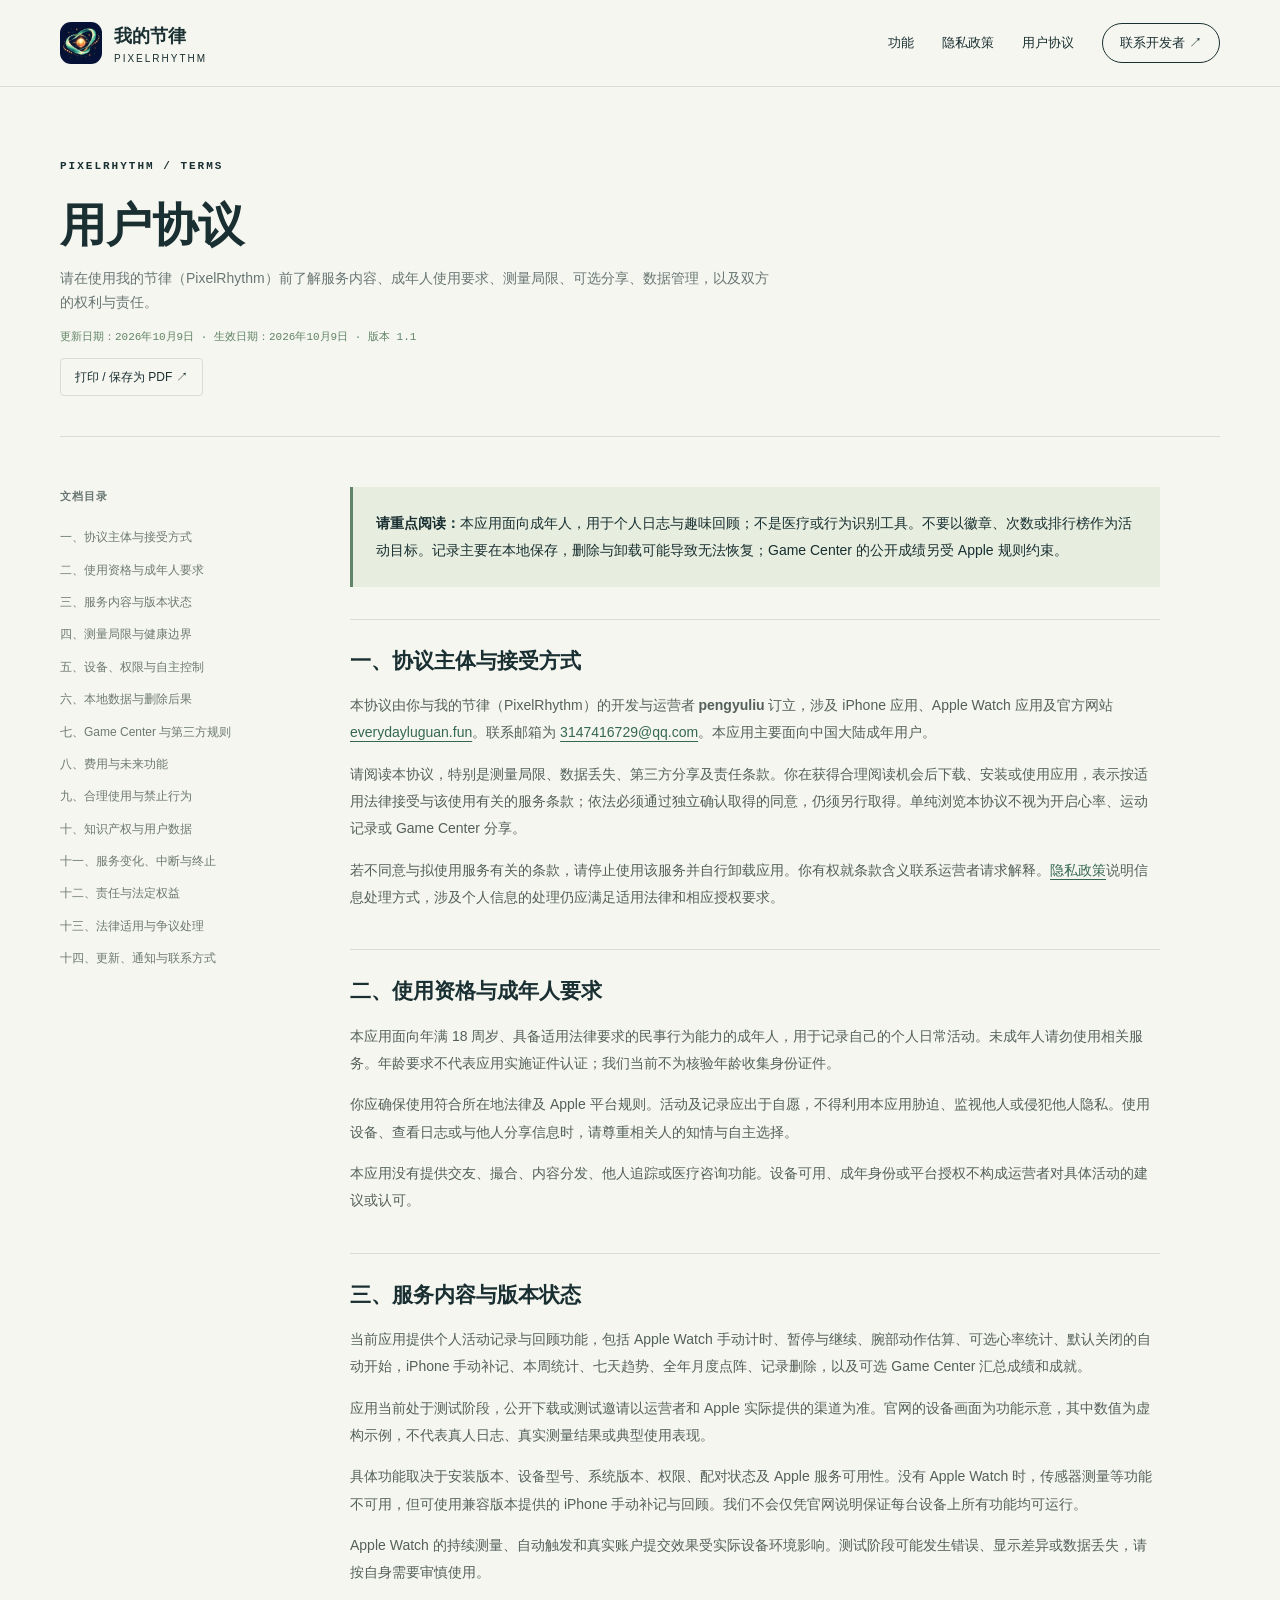
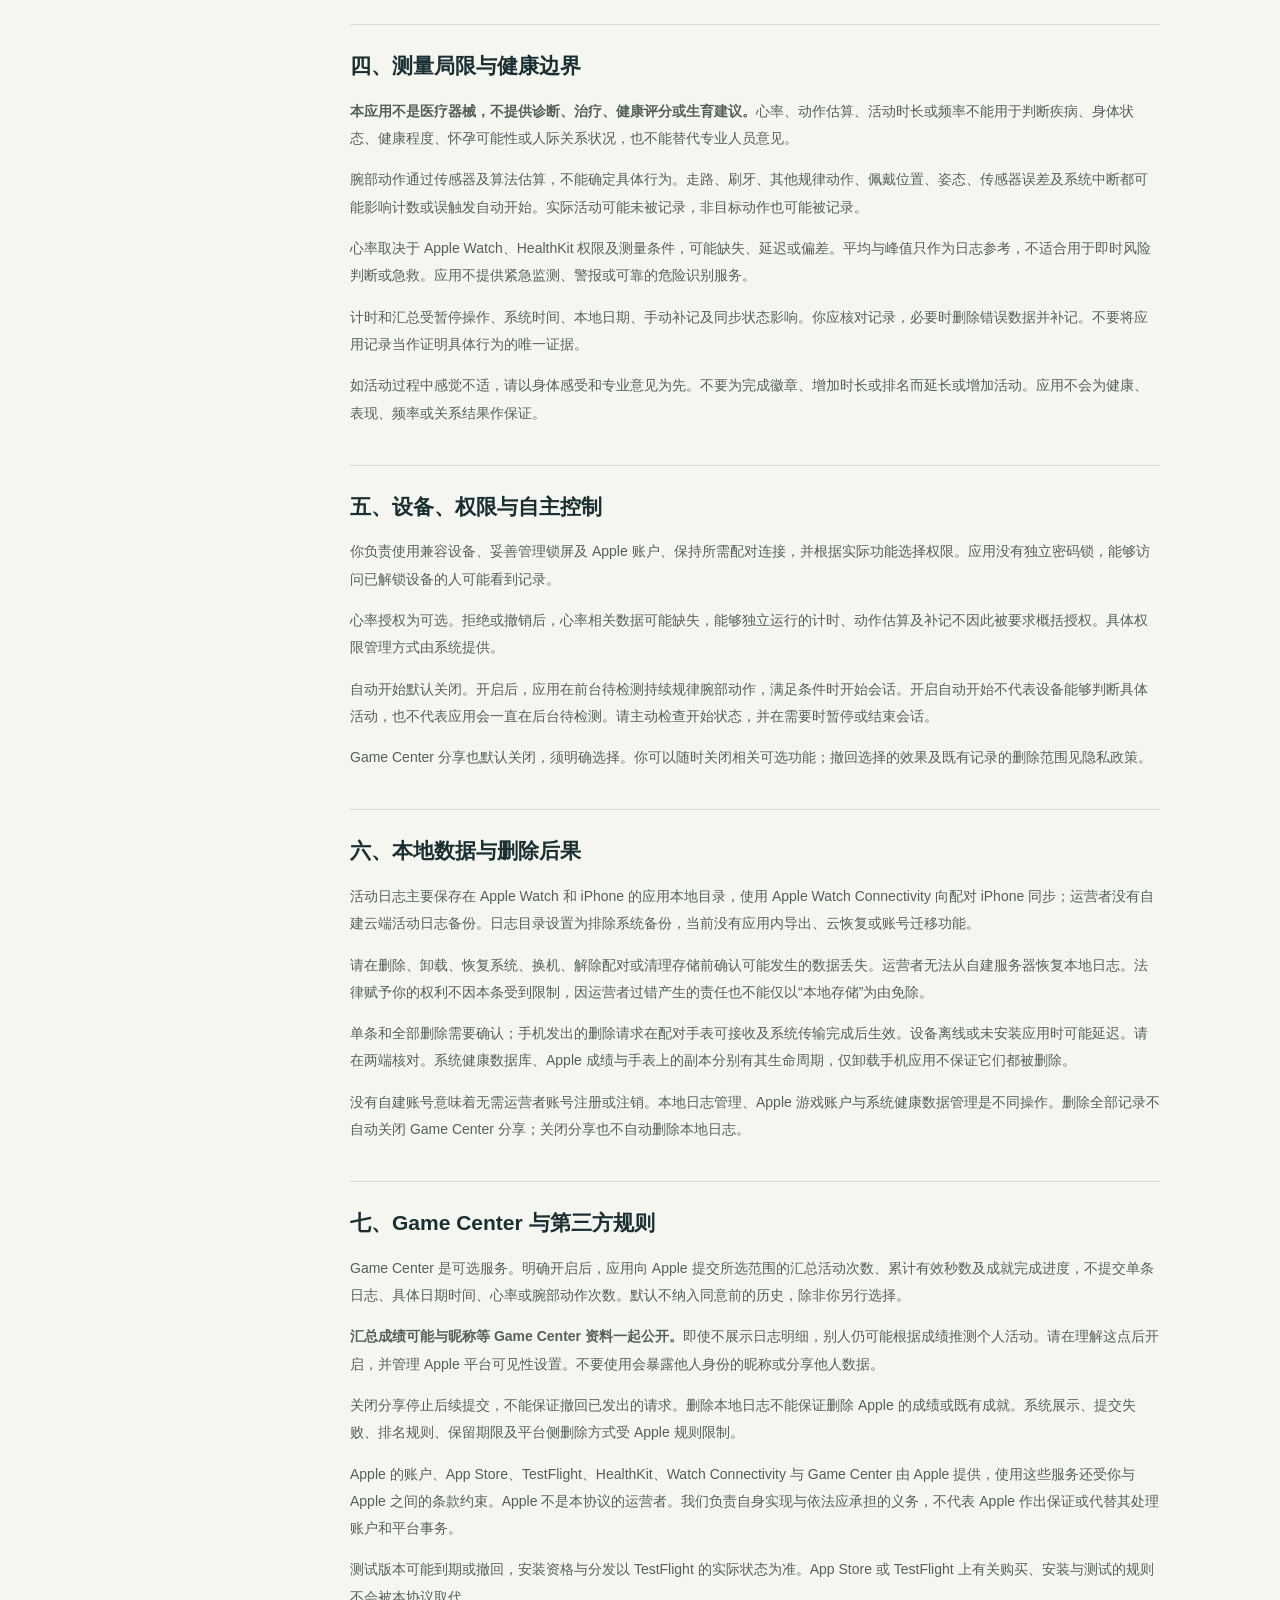
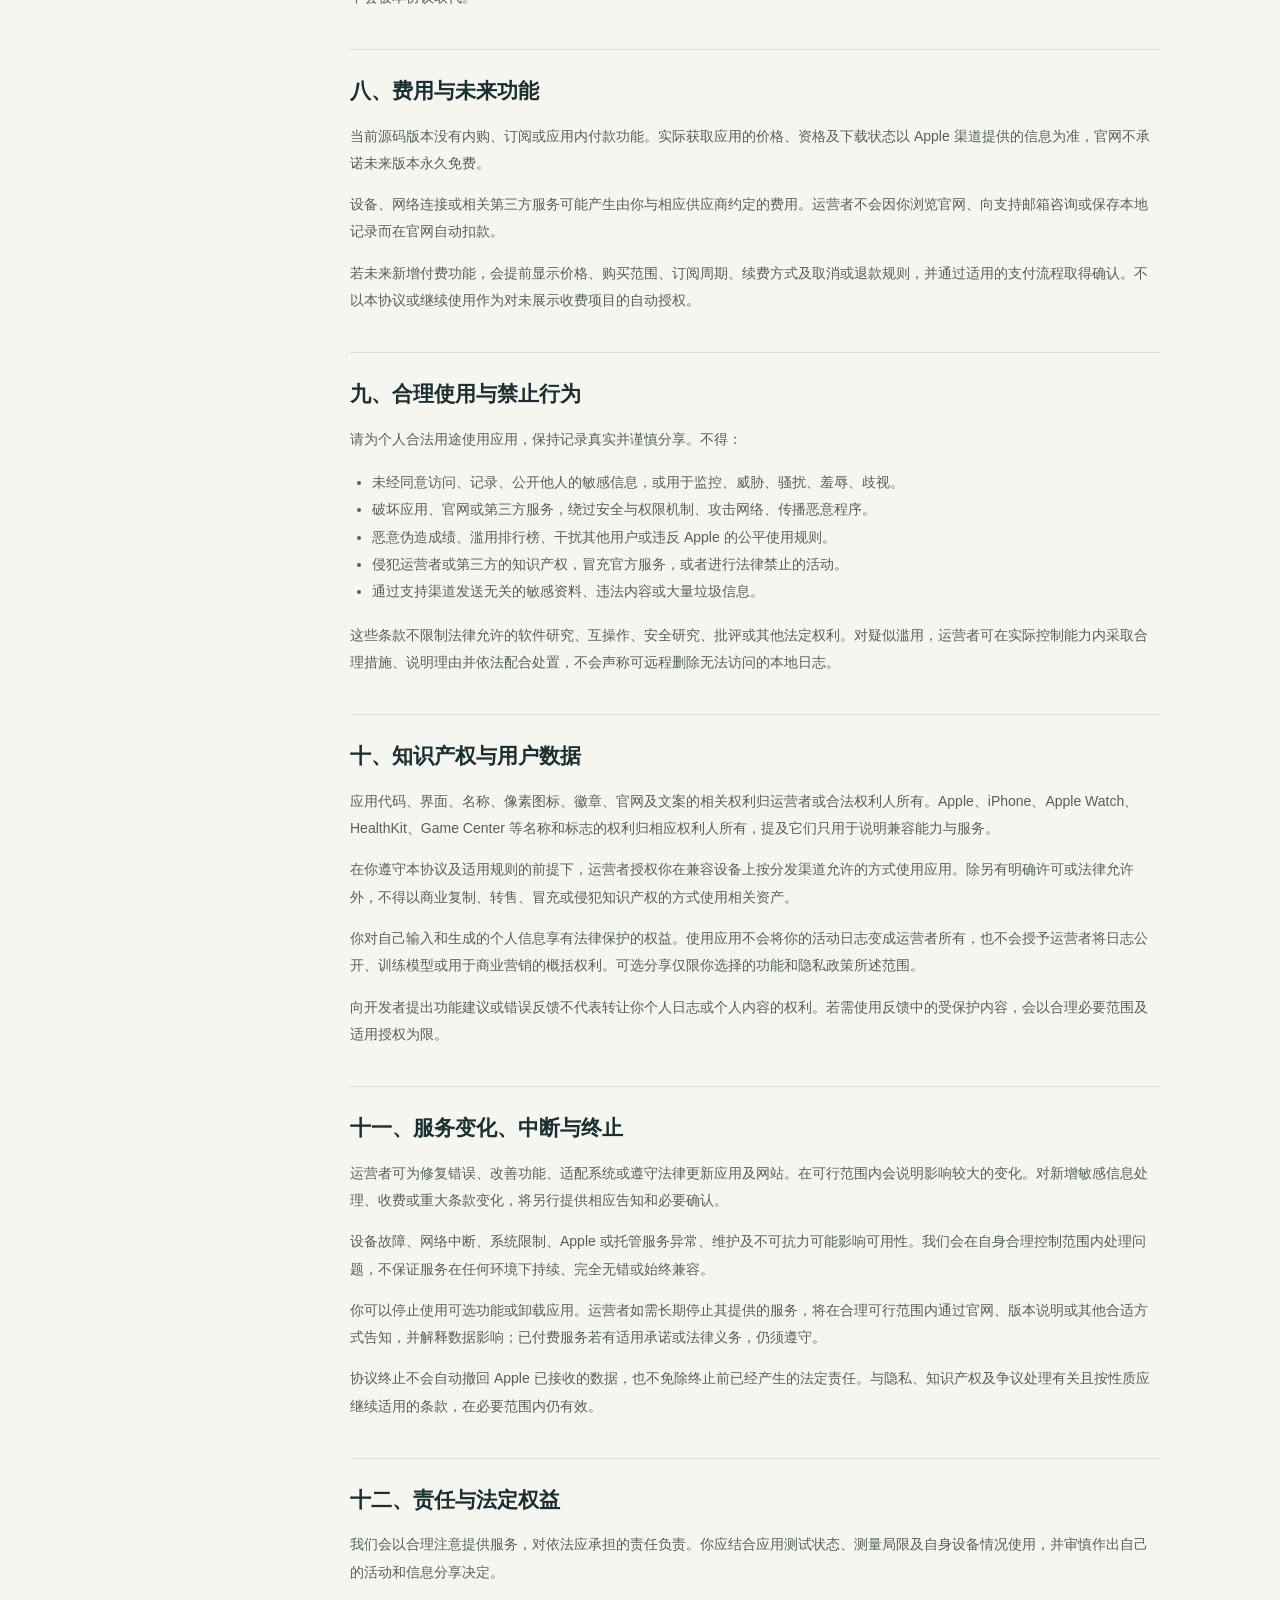
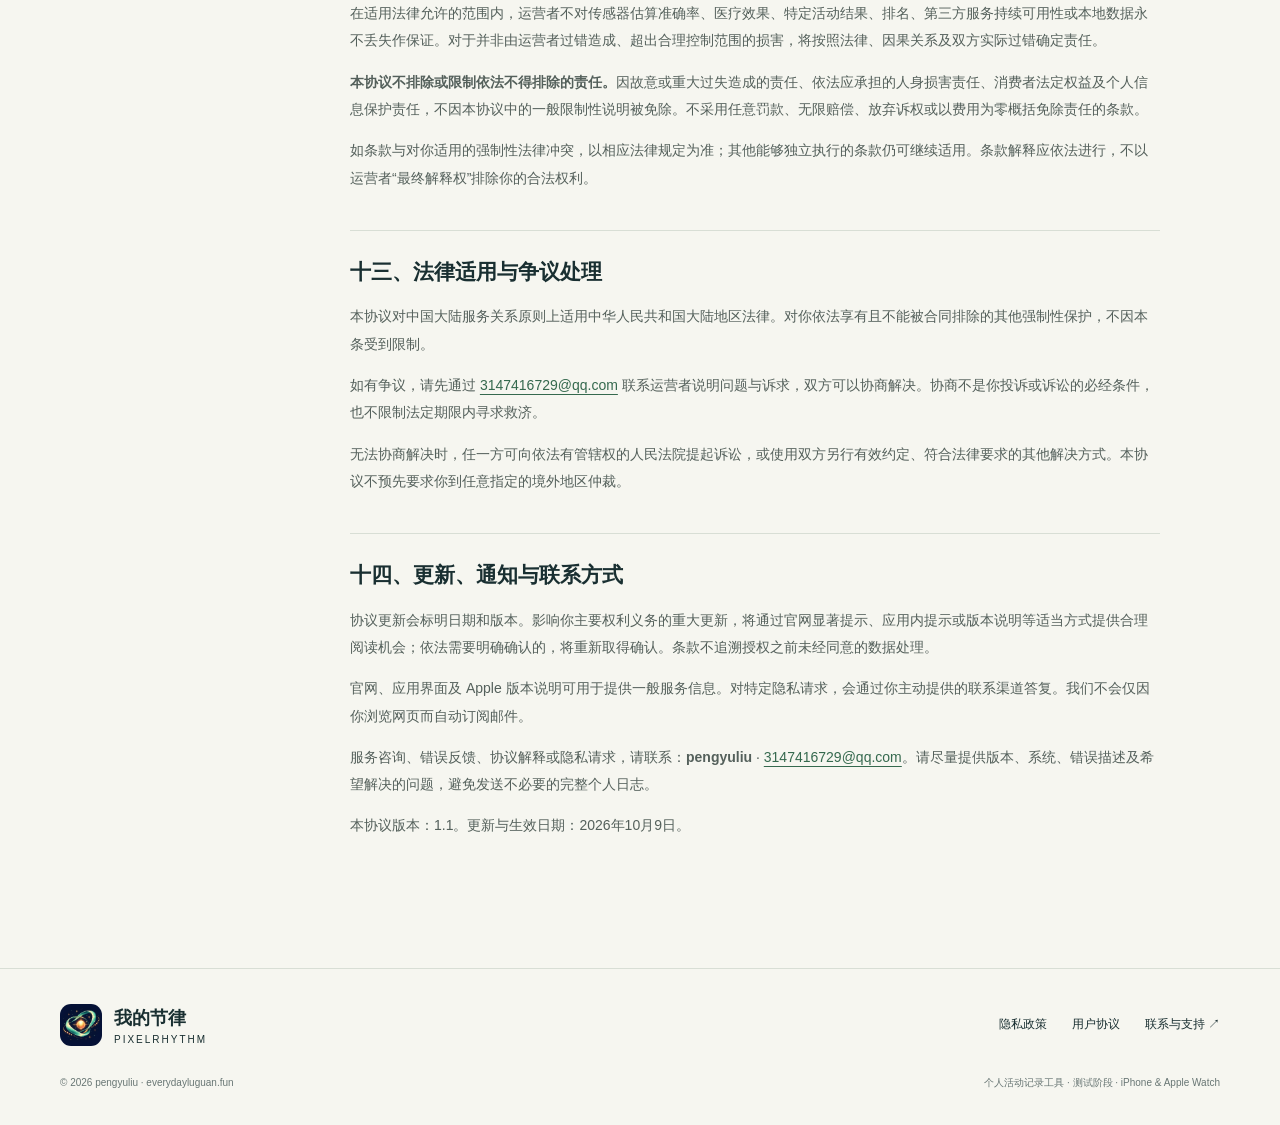
<file: terms.html>
<!doctype html><html lang="zh-CN"><head><meta charset="utf-8"><meta name="viewport" content="width=device-width, initial-scale=1"><title>用户协议 · 我的节律 PixelRhythm</title><meta name="description" content="请在使用我的节律（PixelRhythm）前了解服务内容、成年人使用要求、测量局限、可选分享、数据管理，以及双方的权利与责任。"><meta name="theme-color" content="#101e27"><link rel="canonical" href="https://everydayluguan.fun/terms"><meta property="og:type" content="website"><meta property="og:title" content="用户协议 · 我的节律"><meta property="og:description" content="请在使用我的节律（PixelRhythm）前了解服务内容、成年人使用要求、测量局限、可选分享、数据管理，以及双方的权利与责任。"><meta property="og:url" content="https://everydayluguan.fun/terms"><link rel="icon" type="image/svg+xml" href="data:image/svg+xml,%3Csvg xmlns=%22http://www.w3.org/2000/svg%22 viewBox=%220 0 32 32%22%3E%3Crect width=%2232%22 height=%2232%22 rx=%227%22 fill=%22%23101e27%22/%3E%3Cpath d=%22M14 6h4v8h8v4h-8v8h-4v-8H6v-4h8z%22 fill=%22%23b7efcc%22/%3E%3C/svg%3E"><link rel="stylesheet" href="/styles.css"></head><body><a class="skip" href="#main">跳到主要内容</a><header class="header"><nav class="wrap nav" aria-label="主导航"><a class="brand" href="/"><img src="/app-icon.png" width="42" height="42" alt="我的节律图标"><span>我的节律<small>PIXELRHYTHM</small></span></a><div class="navlinks"><a class="desktop-link" href="/#features">功能</a><a href="/privacy">隐私政策</a><a href="/terms">用户协议</a><a class="contact" href="mailto:3147416729@qq.com">联系开发者 ↗</a></div></nav></header><main id="main"><div class="wrap"><div class="legal-hero"><div class="eyebrow">PIXELRHYTHM / TERMS</div><h1>用户协议</h1><p>请在使用我的节律（PixelRhythm）前了解服务内容、成年人使用要求、测量局限、可选分享、数据管理，以及双方的权利与责任。</p><div class="legal-meta">更新日期：2026年10月9日 · 生效日期：2026年10月9日 · 版本 1.1</div><button class="print" type="button" id="print-document">打印 / 保存为 PDF ↗</button></div><div class="legal-layout"><aside class="toc" aria-label="文档目录"><strong>文档目录</strong><a href="#s1">一、协议主体与接受方式</a><a href="#s2">二、使用资格与成年人要求</a><a href="#s3">三、服务内容与版本状态</a><a href="#s4">四、测量局限与健康边界</a><a href="#s5">五、设备、权限与自主控制</a><a href="#s6">六、本地数据与删除后果</a><a href="#s7">七、Game Center 与第三方规则</a><a href="#s8">八、费用与未来功能</a><a href="#s9">九、合理使用与禁止行为</a><a href="#s10">十、知识产权与用户数据</a><a href="#s11">十一、服务变化、中断与终止</a><a href="#s12">十二、责任与法定权益</a><a href="#s13">十三、法律适用与争议处理</a><a href="#s14">十四、更新、通知与联系方式</a></aside><article class="legal-content"><div class="callout"><strong>请重点阅读：</strong>本应用面向成年人，用于个人日志与趣味回顾；不是医疗或行为识别工具。不要以徽章、次数或排行榜作为活动目标。记录主要在本地保存，删除与卸载可能导致无法恢复；Game Center 的公开成绩另受 Apple 规则约束。</div><section id="s1"><h2>一、协议主体与接受方式</h2><p>本协议由你与我的节律（PixelRhythm）的开发与运营者 <strong>pengyuliu</strong> 订立，涉及 iPhone 应用、Apple Watch 应用及官方网站 <a href="https://everydayluguan.fun">everydayluguan.fun</a>。联系邮箱为 <a href="mailto:3147416729@qq.com">3147416729@qq.com</a>。本应用主要面向中国大陆成年用户。</p><p>请阅读本协议，特别是测量局限、数据丢失、第三方分享及责任条款。你在获得合理阅读机会后下载、安装或使用应用，表示按适用法律接受与该使用有关的服务条款；依法必须通过独立确认取得的同意，仍须另行取得。单纯浏览本协议不视为开启心率、运动记录或 Game Center 分享。</p><p>若不同意与拟使用服务有关的条款，请停止使用该服务并自行卸载应用。你有权就条款含义联系运营者请求解释。<a href="/privacy">隐私政策</a>说明信息处理方式，涉及个人信息的处理仍应满足适用法律和相应授权要求。</p></section><section id="s2"><h2>二、使用资格与成年人要求</h2><p>本应用面向年满 18 周岁、具备适用法律要求的民事行为能力的成年人，用于记录自己的个人日常活动。未成年人请勿使用相关服务。年龄要求不代表应用实施证件认证；我们当前不为核验年龄收集身份证件。</p><p>你应确保使用符合所在地法律及 Apple 平台规则。活动及记录应出于自愿，不得利用本应用胁迫、监视他人或侵犯他人隐私。使用设备、查看日志或与他人分享信息时，请尊重相关人的知情与自主选择。</p><p>本应用没有提供交友、撮合、内容分发、他人追踪或医疗咨询功能。设备可用、成年身份或平台授权不构成运营者对具体活动的建议或认可。</p></section><section id="s3"><h2>三、服务内容与版本状态</h2><p>当前应用提供个人活动记录与回顾功能，包括 Apple Watch 手动计时、暂停与继续、腕部动作估算、可选心率统计、默认关闭的自动开始，iPhone 手动补记、本周统计、七天趋势、全年月度点阵、记录删除，以及可选 Game Center 汇总成绩和成就。</p><p>应用当前处于测试阶段，公开下载或测试邀请以运营者和 Apple 实际提供的渠道为准。官网的设备画面为功能示意，其中数值为虚构示例，不代表真人日志、真实测量结果或典型使用表现。</p><p>具体功能取决于安装版本、设备型号、系统版本、权限、配对状态及 Apple 服务可用性。没有 Apple Watch 时，传感器测量等功能不可用，但可使用兼容版本提供的 iPhone 手动补记与回顾。我们不会仅凭官网说明保证每台设备上所有功能均可运行。</p><p>Apple Watch 的持续测量、自动触发和真实账户提交效果受实际设备环境影响。测试阶段可能发生错误、显示差异或数据丢失，请按自身需要审慎使用。</p></section><section id="s4"><h2>四、测量局限与健康边界</h2><p><strong>本应用不是医疗器械，不提供诊断、治疗、健康评分或生育建议。</strong>心率、动作估算、活动时长或频率不能用于判断疾病、身体状态、健康程度、怀孕可能性或人际关系状况，也不能替代专业人员意见。</p><p>腕部动作通过传感器及算法估算，不能确定具体行为。走路、刷牙、其他规律动作、佩戴位置、姿态、传感器误差及系统中断都可能影响计数或误触发自动开始。实际活动可能未被记录，非目标动作也可能被记录。</p><p>心率取决于 Apple Watch、HealthKit 权限及测量条件，可能缺失、延迟或偏差。平均与峰值只作为日志参考，不适合用于即时风险判断或急救。应用不提供紧急监测、警报或可靠的危险识别服务。</p><p>计时和汇总受暂停操作、系统时间、本地日期、手动补记及同步状态影响。你应核对记录，必要时删除错误数据并补记。不要将应用记录当作证明具体行为的唯一证据。</p><p>如活动过程中感觉不适，请以身体感受和专业意见为先。不要为完成徽章、增加时长或排名而延长或增加活动。应用不会为健康、表现、频率或关系结果作保证。</p></section><section id="s5"><h2>五、设备、权限与自主控制</h2><p>你负责使用兼容设备、妥善管理锁屏及 Apple 账户、保持所需配对连接，并根据实际功能选择权限。应用没有独立密码锁，能够访问已解锁设备的人可能看到记录。</p><p>心率授权为可选。拒绝或撤销后，心率相关数据可能缺失，能够独立运行的计时、动作估算及补记不因此被要求概括授权。具体权限管理方式由系统提供。</p><p>自动开始默认关闭。开启后，应用在前台待检测持续规律腕部动作，满足条件时开始会话。开启自动开始不代表设备能够判断具体活动，也不代表应用会一直在后台待检测。请主动检查开始状态，并在需要时暂停或结束会话。</p><p>Game Center 分享也默认关闭，须明确选择。你可以随时关闭相关可选功能；撤回选择的效果及既有记录的删除范围见隐私政策。</p></section><section id="s6"><h2>六、本地数据与删除后果</h2><p>活动日志主要保存在 Apple Watch 和 iPhone 的应用本地目录，使用 Apple Watch Connectivity 向配对 iPhone 同步；运营者没有自建云端活动日志备份。日志目录设置为排除系统备份，当前没有应用内导出、云恢复或账号迁移功能。</p><p>请在删除、卸载、恢复系统、换机、解除配对或清理存储前确认可能发生的数据丢失。运营者无法从自建服务器恢复本地日志。法律赋予你的权利不因本条受到限制，因运营者过错产生的责任也不能仅以“本地存储”为由免除。</p><p>单条和全部删除需要确认；手机发出的删除请求在配对手表可接收及系统传输完成后生效。设备离线或未安装应用时可能延迟。请在两端核对。系统健康数据库、Apple 成绩与手表上的副本分别有其生命周期，仅卸载手机应用不保证它们都被删除。</p><p>没有自建账号意味着无需运营者账号注册或注销。本地日志管理、Apple 游戏账户与系统健康数据管理是不同操作。删除全部记录不自动关闭 Game Center 分享；关闭分享也不自动删除本地日志。</p></section><section id="s7"><h2>七、Game Center 与第三方规则</h2><p>Game Center 是可选服务。明确开启后，应用向 Apple 提交所选范围的汇总活动次数、累计有效秒数及成就完成进度，不提交单条日志、具体日期时间、心率或腕部动作次数。默认不纳入同意前的历史，除非你另行选择。</p><p><strong>汇总成绩可能与昵称等 Game Center 资料一起公开。</strong>即使不展示日志明细，别人仍可能根据成绩推测个人活动。请在理解这点后开启，并管理 Apple 平台可见性设置。不要使用会暴露他人身份的昵称或分享他人数据。</p><p>关闭分享停止后续提交，不能保证撤回已发出的请求。删除本地日志不能保证删除 Apple 的成绩或既有成就。系统展示、提交失败、排名规则、保留期限及平台侧删除方式受 Apple 规则限制。</p><p>Apple 的账户、App Store、TestFlight、HealthKit、Watch Connectivity 与 Game Center 由 Apple 提供，使用这些服务还受你与 Apple 之间的条款约束。Apple 不是本协议的运营者。我们负责自身实现与依法应承担的义务，不代表 Apple 作出保证或代替其处理账户和平台事务。</p><p>测试版本可能到期或撤回，安装资格与分发以 TestFlight 的实际状态为准。App Store 或 TestFlight 上有关购买、安装与测试的规则不会被本协议取代。</p></section><section id="s8"><h2>八、费用与未来功能</h2><p>当前源码版本没有内购、订阅或应用内付款功能。实际获取应用的价格、资格及下载状态以 Apple 渠道提供的信息为准，官网不承诺未来版本永久免费。</p><p>设备、网络连接或相关第三方服务可能产生由你与相应供应商约定的费用。运营者不会因你浏览官网、向支持邮箱咨询或保存本地记录而在官网自动扣款。</p><p>若未来新增付费功能，会提前显示价格、购买范围、订阅周期、续费方式及取消或退款规则，并通过适用的支付流程取得确认。不以本协议或继续使用作为对未展示收费项目的自动授权。</p></section><section id="s9"><h2>九、合理使用与禁止行为</h2><p>请为个人合法用途使用应用，保持记录真实并谨慎分享。不得：</p><ul><li>未经同意访问、记录、公开他人的敏感信息，或用于监控、威胁、骚扰、羞辱、歧视。</li><li>破坏应用、官网或第三方服务，绕过安全与权限机制、攻击网络、传播恶意程序。</li><li>恶意伪造成绩、滥用排行榜、干扰其他用户或违反 Apple 的公平使用规则。</li><li>侵犯运营者或第三方的知识产权，冒充官方服务，或者进行法律禁止的活动。</li><li>通过支持渠道发送无关的敏感资料、违法内容或大量垃圾信息。</li></ul><p>这些条款不限制法律允许的软件研究、互操作、安全研究、批评或其他法定权利。对疑似滥用，运营者可在实际控制能力内采取合理措施、说明理由并依法配合处置，不会声称可远程删除无法访问的本地日志。</p></section><section id="s10"><h2>十、知识产权与用户数据</h2><p>应用代码、界面、名称、像素图标、徽章、官网及文案的相关权利归运营者或合法权利人所有。Apple、iPhone、Apple Watch、HealthKit、Game Center 等名称和标志的权利归相应权利人所有，提及它们只用于说明兼容能力与服务。</p><p>在你遵守本协议及适用规则的前提下，运营者授权你在兼容设备上按分发渠道允许的方式使用应用。除另有明确许可或法律允许外，不得以商业复制、转售、冒充或侵犯知识产权的方式使用相关资产。</p><p>你对自己输入和生成的个人信息享有法律保护的权益。使用应用不会将你的活动日志变成运营者所有，也不会授予运营者将日志公开、训练模型或用于商业营销的概括权利。可选分享仅限你选择的功能和隐私政策所述范围。</p><p>向开发者提出功能建议或错误反馈不代表转让你个人日志或个人内容的权利。若需使用反馈中的受保护内容，会以合理必要范围及适用授权为限。</p></section><section id="s11"><h2>十一、服务变化、中断与终止</h2><p>运营者可为修复错误、改善功能、适配系统或遵守法律更新应用及网站。在可行范围内会说明影响较大的变化。对新增敏感信息处理、收费或重大条款变化，将另行提供相应告知和必要确认。</p><p>设备故障、网络中断、系统限制、Apple 或托管服务异常、维护及不可抗力可能影响可用性。我们会在自身合理控制范围内处理问题，不保证服务在任何环境下持续、完全无错或始终兼容。</p><p>你可以停止使用可选功能或卸载应用。运营者如需长期停止其提供的服务，将在合理可行范围内通过官网、版本说明或其他合适方式告知，并解释数据影响；已付费服务若有适用承诺或法律义务，仍须遵守。</p><p>协议终止不会自动撤回 Apple 已接收的数据，也不免除终止前已经产生的法定责任。与隐私、知识产权及争议处理有关且按性质应继续适用的条款，在必要范围内仍有效。</p></section><section id="s12"><h2>十二、责任与法定权益</h2><p>我们会以合理注意提供服务，对依法应承担的责任负责。你应结合应用测试状态、测量局限及自身设备情况使用，并审慎作出自己的活动和信息分享决定。</p><p>在适用法律允许的范围内，运营者不对传感器估算准确率、医疗效果、特定活动结果、排名、第三方服务持续可用性或本地数据永不丢失作保证。对于并非由运营者过错造成、超出合理控制范围的损害，将按照法律、因果关系及双方实际过错确定责任。</p><p><strong>本协议不排除或限制依法不得排除的责任。</strong>因故意或重大过失造成的责任、依法应承担的人身损害责任、消费者法定权益及个人信息保护责任，不因本协议中的一般限制性说明被免除。不采用任意罚款、无限赔偿、放弃诉权或以费用为零概括免除责任的条款。</p><p>如条款与对你适用的强制性法律冲突，以相应法律规定为准；其他能够独立执行的条款仍可继续适用。条款解释应依法进行，不以运营者“最终解释权”排除你的合法权利。</p></section><section id="s13"><h2>十三、法律适用与争议处理</h2><p>本协议对中国大陆服务关系原则上适用中华人民共和国大陆地区法律。对你依法享有且不能被合同排除的其他强制性保护，不因本条受到限制。</p><p>如有争议，请先通过 <a href="mailto:3147416729@qq.com">3147416729@qq.com</a> 联系运营者说明问题与诉求，双方可以协商解决。协商不是你投诉或诉讼的必经条件，也不限制法定期限内寻求救济。</p><p>无法协商解决时，任一方可向依法有管辖权的人民法院提起诉讼，或使用双方另行有效约定、符合法律要求的其他解决方式。本协议不预先要求你到任意指定的境外地区仲裁。</p></section><section id="s14"><h2>十四、更新、通知与联系方式</h2><p>协议更新会标明日期和版本。影响你主要权利义务的重大更新，将通过官网显著提示、应用内提示或版本说明等适当方式提供合理阅读机会；依法需要明确确认的，将重新取得确认。条款不追溯授权之前未经同意的数据处理。</p><p>官网、应用界面及 Apple 版本说明可用于提供一般服务信息。对特定隐私请求，会通过你主动提供的联系渠道答复。我们不会仅因你浏览网页而自动订阅邮件。</p><p>服务咨询、错误反馈、协议解释或隐私请求，请联系：<strong>pengyuliu</strong> · <a href="mailto:3147416729@qq.com">3147416729@qq.com</a>。请尽量提供版本、系统、错误描述及希望解决的问题，避免发送不必要的完整个人日志。</p><p>本协议版本：1.1。更新与生效日期：2026年10月9日。</p></section></article></div></div></main><footer class="footer"><div class="wrap"><div class="footer-top"><a class="brand" href="/"><img src="/app-icon.png" alt="" width="42" height="42"><span>我的节律<small>PIXELRHYTHM</small></span></a><div class="footer-links"><a href="/privacy">隐私政策</a><a href="/terms">用户协议</a><a href="mailto:3147416729@qq.com">联系与支持 ↗</a></div></div><div class="footer-bottom"><span>© 2026 pengyuliu · everydayluguan.fun</span><span>个人活动记录工具 · 测试阶段 · iPhone & Apple Watch</span></div></div></footer><script src="/legal.js" defer></script></body></html>
</file>
<file: styles.css>
@charset "UTF-8";
:root{--bg:#f6f6f0;--ink:#192f31;--muted:#687674;--line:#d8ded5;--mint:#b7efcc;--green:#234c3d;--night:#101e27;--gold:#e9c980}*{box-sizing:border-box}html{scroll-behavior:smooth;scroll-padding-top:100px}body{margin:0;background:var(--bg);color:var(--ink);font-family:-apple-system,BlinkMacSystemFont,"PingFang SC","Microsoft YaHei",sans-serif;line-height:1.7}a{color:inherit;text-decoration:none}button{font:inherit}a:focus-visible,summary:focus-visible,button:focus-visible{outline:3px solid #41946c;outline-offset:6px}img{max-width:100%;display:block}p,h1,h2,h3{margin-top:0}.wrap{width:min(1160px,calc(100% - 64px));margin:auto}.skip{position:absolute;top:-100px;background:var(--mint);padding:10px;z-index:99}.skip:focus{top:8px}.header{position:sticky;top:0;background:rgba(246,246,240,.96);backdrop-filter:blur(15px);z-index:10;border-bottom:1px solid var(--line)}.nav{height:86px;display:flex;align-items:center;justify-content:space-between;gap:24px}.brand{display:flex;align-items:center;gap:12px;white-space:nowrap;font-size:18px;font-weight:700}.brand img{width:42px;height:42px;border-radius:11px}.brand small{font-size:10px;display:block;font-weight:500;letter-spacing:2px;line-height:1.3}.navlinks{display:flex;gap:28px;align-items:center;font-size:13px}.navlinks a:hover{color:#377a5d}.navlinks .contact{border:1px solid var(--ink);border-radius:25px;padding:8px 17px}.eyebrow{font-family:ui-monospace,SFMono-Regular,monospace;font-size:11px;letter-spacing:2px;text-transform:uppercase;font-weight:600;display:flex;align-items:center;gap:10px}.dot{width:7px;height:7px;display:inline-block;background:#548664}.hero{display:grid;grid-template-columns:1.05fr 1fr;align-items:center;gap:70px;min-height:700px;padding-top:60px;padding-bottom:80px}.hero h1{font-size:clamp(44px,5vw,66px);line-height:1.23;letter-spacing:-2px;font-weight:650;margin:28px 0}.hero h1 em{font-style:normal;color:#467859}.hero .lead{font-size:16px;color:var(--muted);max-width:420px;line-height:1.9}.actions{display:flex;gap:12px;align-items:center;flex-wrap:wrap;margin:30px 0 18px}.btn{display:inline-flex;align-items:center;justify-content:center;gap:24px;padding:13px 23px;border-radius:4px;background:var(--ink);color:white;font-size:13px;font-weight:600;border:1px solid var(--ink);transition:transform .2s}.btn:hover{transform:translateY(-2px)}.btn.secondary{background:transparent;color:var(--ink)}.status{font-size:11px;color:var(--muted);letter-spacing:.4px}.hero-art{position:relative;background:var(--night);border-radius:8px;min-height:540px;display:flex;justify-content:center;align-items:center;overflow:hidden;isolation:isolate}.hero-art:before{content:"";position:absolute;inset:0;background-image:radial-gradient(#95bba5 1px,transparent 1px);background-size:31px 31px;opacity:.16}.orbit{position:absolute;width:390px;height:390px;border:1px solid #436452;border-radius:50%;transform:rotate(-35deg) scaleY(.7)}.orbit:after{content:"";position:absolute;top:36px;left:65px;background:var(--gold);width:9px;height:9px;box-shadow:0 0 24px #e9c980}.art-label{position:absolute;top:24px;left:24px;color:#94ad9c;font:10px ui-monospace,monospace;letter-spacing:2px}.art-foot{position:absolute;bottom:23px;left:24px;right:24px;display:flex;justify-content:space-between;color:#94ad9c;font:9px ui-monospace,monospace;letter-spacing:1px}.phone{position:relative;width:237px;background:#f6f6ec;border:7px solid #273b40;border-radius:37px;box-shadow:0 30px 50px #0007;transform:rotate(-5deg);padding:35px 17px 20px;z-index:1}.phone:before{content:"";position:absolute;top:9px;left:50%;transform:translateX(-50%);height:15px;width:72px;background:#273b40;border-radius:15px}.phone-label{font-size:11px;font-weight:700;color:#648575}.phone h3{font-size:21px;margin:10px 0 20px}.phone .metrics{display:flex;justify-content:space-between}.metrics strong{display:block;font:26px ui-monospace,monospace;color:#314d3c}.metrics small{font-size:9px;color:#7d8b7a}.mini-title{font-size:10px;margin:22px 0 8px}.chart{display:flex;gap:9px;height:68px;align-items:flex-end;border-bottom:1px solid #d1d8c9;padding:0 5px}.chart i{flex:1;background:#8aaa7b;border-radius:3px 3px 0 0}.week{display:flex;justify-content:space-around;font-size:8px;color:#788574;margin:6px 0 18px}.mock-record{border-top:1px solid #d8ded0;font-size:9px;padding:10px 0;display:flex;justify-content:space-between;gap:6px}.mock-record b{font-weight:600}.watch{position:absolute;right:20px;bottom:93px;z-index:2;background:#070d11;border:5px solid #70827b;border-radius:29px;width:137px;padding:15px 10px;color:#c7e2b9;transform:rotate(9deg);box-shadow:0 15px 35px #0007;font-size:10px}.watch:before{content:"";position:absolute;right:-10px;top:34px;width:7px;height:23px;border-radius:4px;background:#9ea99f}.watch time{display:block;font:29px ui-monospace,monospace;margin:7px 0}.watch span{font-size:8px;color:#859f8d}.watch .watch-button{background:#344d3c;text-align:center;padding:6px;border-radius:12px;margin-top:9px}.ribbon{border-top:1px solid var(--line);border-bottom:1px solid var(--line);display:grid;grid-template-columns:repeat(4,1fr);padding:25px 0;font-size:12px}.ribbon span{border-right:1px solid var(--line);padding-left:25px}.ribbon span:first-child{padding-left:0}.ribbon span:last-child{border:0}.ribbon b{margin-right:8px;font-size:15px}.section{padding:100px 0}.section-head{display:flex;justify-content:space-between;align-items:flex-end;gap:30px;margin-bottom:44px}.section h2{font-size:35px;line-height:1.4;font-weight:600;letter-spacing:-1px;margin:15px 0 0}.section-head>p{max-width:360px;font-size:14px;color:var(--muted);margin:0}.features{display:grid;grid-template-columns:repeat(3,1fr);gap:30px}.feature{border-top:1px solid var(--line);padding-top:22px}.feature .number{color:#659575;font:11px ui-monospace,monospace}.feature h3{font-size:20px;margin:18px 0 12px}.feature p{font-size:14px;line-height:1.9;color:var(--muted)}.feature ul{padding-left:18px;font-size:12px;color:var(--muted);line-height:1.9}.badge-section{background:var(--night);color:#e8f0e3;padding:80px 0}.badge-section .eyebrow{color:#a6c1ac}.badge-section h2{font-size:35px;font-weight:500;line-height:1.4;margin:18px 0}.badge-layout{display:grid;grid-template-columns:1fr 1fr;gap:80px;align-items:center}.badge-layout p{color:#a6b7ad;font-size:14px}.badge-grid{display:grid;grid-template-columns:repeat(4,1fr);gap:14px}.badge-grid figure{margin:0;text-align:center}.badge-grid img{border-radius:50%;width:100%;aspect-ratio:1;object-fit:cover;border:1px solid #345342}.badge-grid figcaption{font-size:10px;color:#a9bfaf;margin-top:12px}.small-note{border-top:1px solid #32433e;padding-top:20px;margin-top:28px;font-size:11px!important}.privacy-grid{display:grid;grid-template-columns:.85fr 1.15fr;gap:85px}.privacy-grid p{font-size:14px;color:var(--muted)}.flow{border:1px solid var(--line);border-radius:6px;padding:30px;display:flex;align-items:center;justify-content:space-between;gap:15px;background:#eef1e7}.flow strong{font-size:15px;display:block}.flow small{font-size:11px;color:var(--muted)}.flow .arrow{font-size:24px;color:#698573}.privacy-points{margin-top:25px;display:grid;grid-template-columns:1fr 1fr;gap:20px}.privacy-points h3{font-size:14px;margin-bottom:5px}.privacy-points p{font-size:12px}.faq{max-width:830px;margin:40px auto 0}details{border-bottom:1px solid var(--line);padding:21px 0}summary{font-size:16px;cursor:pointer;list-style:none;display:flex;justify-content:space-between;gap:20px}summary::-webkit-details-marker{display:none}summary:after{content:"+";color:#54725b;font-size:20px}details[open] summary:after{content:"−"}details p{font-size:14px;color:var(--muted);padding:16px 35px 0 0;margin:0}.center{text-align:center}.closing{background:#e8eede;border-radius:8px;padding:50px;margin-bottom:75px;display:flex;align-items:center;justify-content:space-between;gap:30px}.closing h2{font-size:27px;font-weight:600;margin-bottom:12px}.closing p{font-size:13px;color:var(--muted);margin:0}.footer{border-top:1px solid var(--line);padding:34px 0}.footer-top{display:flex;justify-content:space-between;align-items:center;gap:25px}.footer-links{display:flex;gap:25px;font-size:12px}.footer-bottom{font-size:10px;color:var(--muted);display:flex;justify-content:space-between;margin-top:28px;gap:20px}.legal-hero{padding:70px 0 40px;border-bottom:1px solid var(--line)}.legal-hero h1{font-size:46px;margin:20px 0 12px;line-height:1.3}.legal-hero p{color:var(--muted);font-size:14px;max-width:720px}.legal-meta{font:11px ui-monospace,monospace;color:#608466}.legal-layout{display:grid;grid-template-columns:220px minmax(0,1fr);gap:70px;padding:50px 0 90px;align-items:start}.toc{position:sticky;top:116px;max-height:calc(100vh - 150px);overflow:auto;font-size:12px}.toc strong{font-size:11px;letter-spacing:1px;display:block;margin-bottom:15px;color:var(--muted)}.toc a{display:block;padding:6px 0;color:#6d7a70}.toc a:hover{color:#264b37}.legal-content{max-width:810px}.legal-content section{margin-bottom:38px}.legal-content h2{font-size:21px;font-weight:600;line-height:1.5;border-top:1px solid var(--line);padding-top:25px;margin:0 0 16px}.legal-content h3{font-size:16px;margin:24px 0 12px}.legal-content p,.legal-content li{font-size:14px;line-height:1.95;color:#54605b}.legal-content ul,.legal-content ol{padding-left:22px}.callout{background:#e7eedf;padding:23px;border-left:3px solid #628569;font-size:14px;line-height:1.9;margin-bottom:32px}.table-scroll{overflow:auto}table{border-collapse:collapse;width:100%;font-size:12px;line-height:1.8;min-width:590px}th,td{padding:14px;border:1px solid var(--line);text-align:left;vertical-align:top}th{background:#e9eee3;font-weight:600}td{color:#5e6960}.legal-content a{color:#35694e;text-decoration:underline;text-underline-offset:4px}.print{background:none;border:1px solid var(--line);padding:8px 14px;color:var(--ink);border-radius:4px;cursor:pointer;font-size:12px;margin-top:14px}.empty-page{min-height:60vh;padding:80px 0}.empty-page h1{font-size:50px}@media(max-width:960px){.hero{gap:32px}.hero-art{min-height:500px}.watch{right:8px}.hero h1{font-size:49px}.badge-layout{gap:35px}.privacy-grid{gap:40px}.legal-layout{gap:35px;grid-template-columns:180px 1fr}.navlinks{gap:16px}}@media(max-width:720px){.wrap{width:calc(100% - 36px)}.nav{height:74px;gap:10px}.brand{font-size:15px;gap:9px}.brand img{width:34px;height:34px}.brand small{font-size:8px}.navlinks{gap:14px;font-size:11px}.navlinks .desktop-link,.navlinks .contact{display:none}.hero{grid-template-columns:1fr;padding:45px 0 40px;gap:28px;min-height:0}.hero h1{font-size:47px;line-height:1.25;margin:22px 0}.hero .lead{font-size:14px}.hero-art{min-height:460px}.phone{transform:rotate(-5deg) translateX(-15px)}.watch{right:24px;bottom:77px}.ribbon{grid-template-columns:1fr 1fr;row-gap:17px;font-size:11px;padding:22px 0}.ribbon span{padding-left:12px}.ribbon span:nth-child(3){padding-left:0}.ribbon span:nth-child(2){border:0}.section{padding:62px 0}.section h2,.badge-section h2{font-size:28px}.section-head{display:block;margin-bottom:28px}.section-head>p{margin-top:16px}.features{grid-template-columns:1fr;gap:20px}.feature h3{margin:10px 0}.feature p{margin-bottom:12px}.badge-layout,.privacy-grid{grid-template-columns:1fr;gap:25px}.badge-section{padding:55px 0}.badge-grid{gap:9px}.badge-grid figcaption{font-size:9px}.flow{padding:22px}.privacy-points{gap:16px}.closing{padding:30px;display:block;margin-bottom:45px}.closing .btn{margin-top:22px}.footer-top,.footer-bottom{display:block}.footer-links{margin-top:25px;gap:20px}.footer-bottom span{display:block;margin-top:8px}.legal-hero{padding:40px 0 28px}.legal-hero h1{font-size:36px}.legal-layout{display:block;padding-top:25px}.toc{position:static;max-height:none;border-bottom:1px solid var(--line);padding-bottom:22px;margin-bottom:32px;columns:2}.toc strong{column-span:all}.toc a{font-size:11px;break-inside:avoid}.legal-content h2{font-size:20px}.legal-content p,.legal-content li{font-size:14px}.callout{padding:18px}.privacy-points{grid-template-columns:1fr}}@media(prefers-reduced-motion:reduce){html{scroll-behavior:auto}.btn{transition:none}}@media print{.header,.footer,.toc,.print{display:none}body{background:white;color:black}.wrap{width:100%}.legal-layout{display:block;padding:20px 0}.legal-hero{padding:10px 0}.legal-content{max-width:none}.legal-content section{break-inside:auto}a{color:black!important}.legal-content a:after{content:" (" attr(href) ")";font-size:10px}.callout{background:#f4f4f4}.table-scroll{overflow:visible}table{min-width:0}}
</file>
